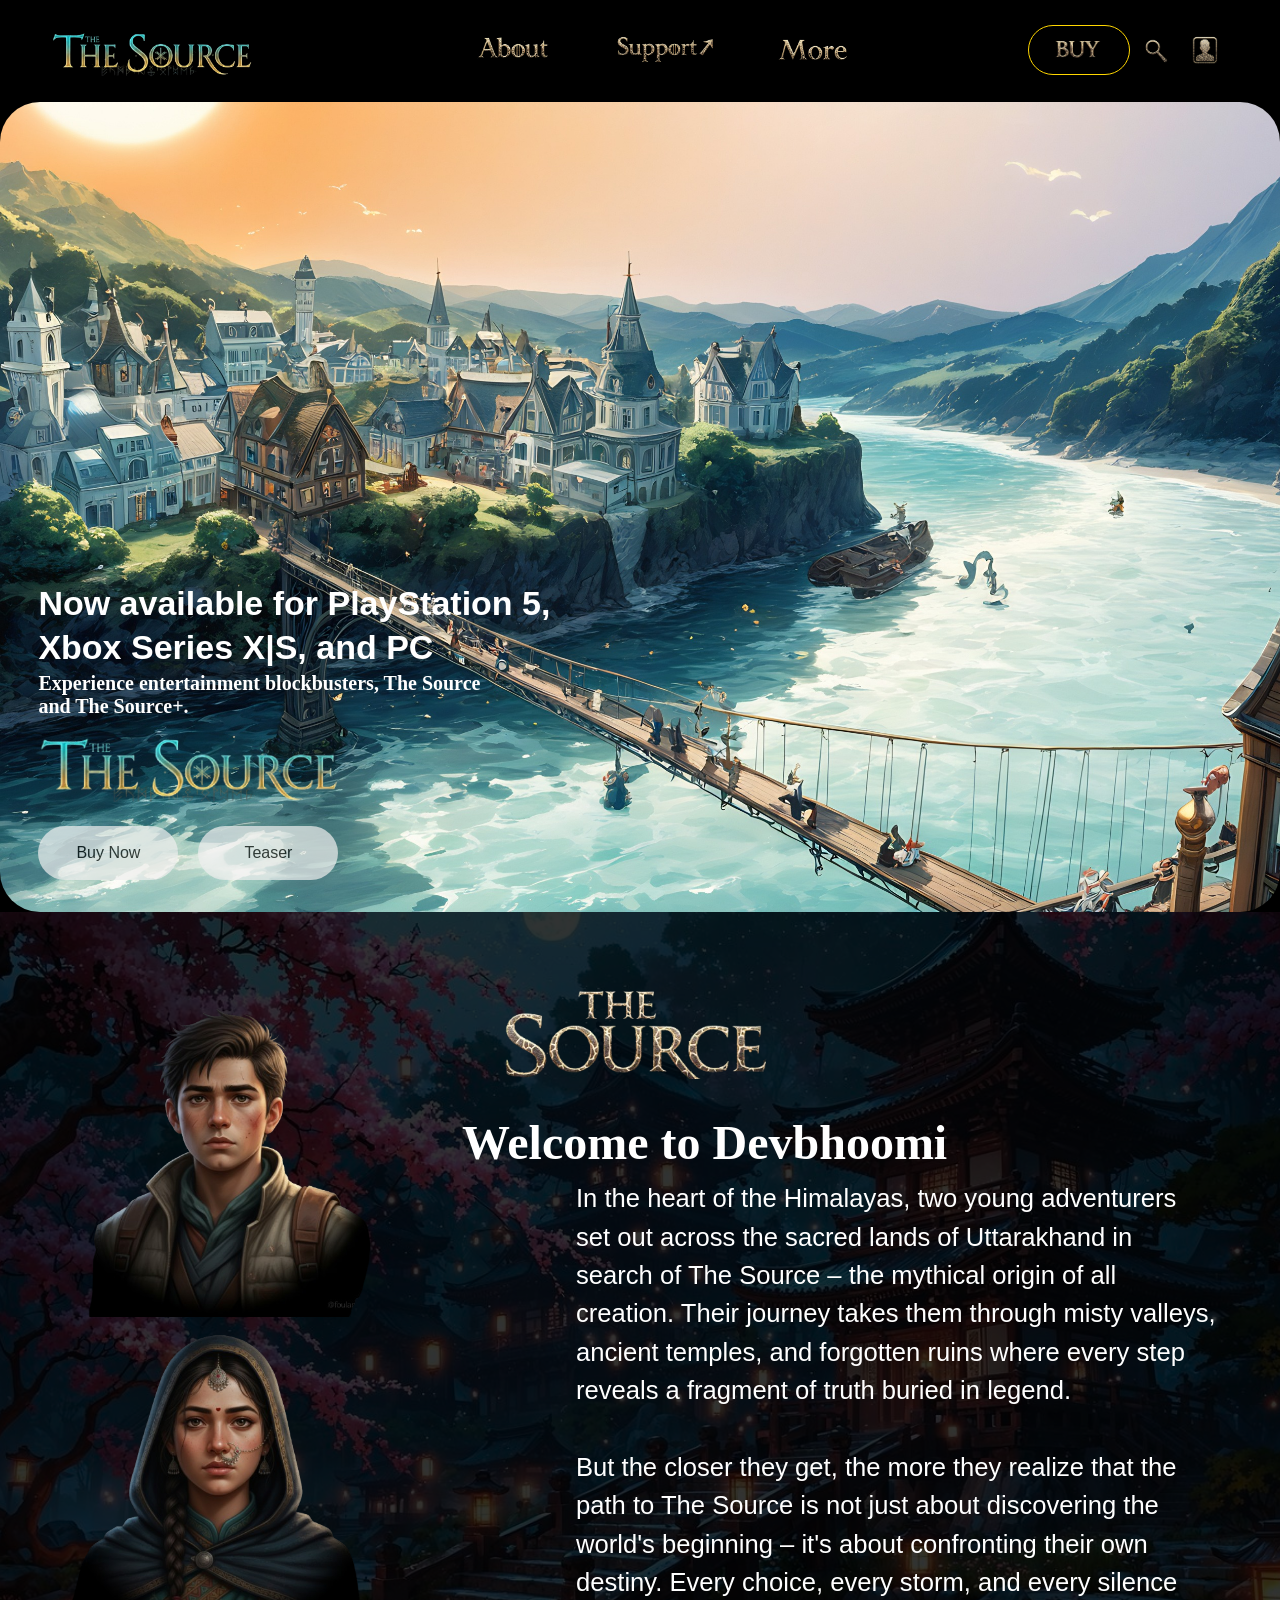
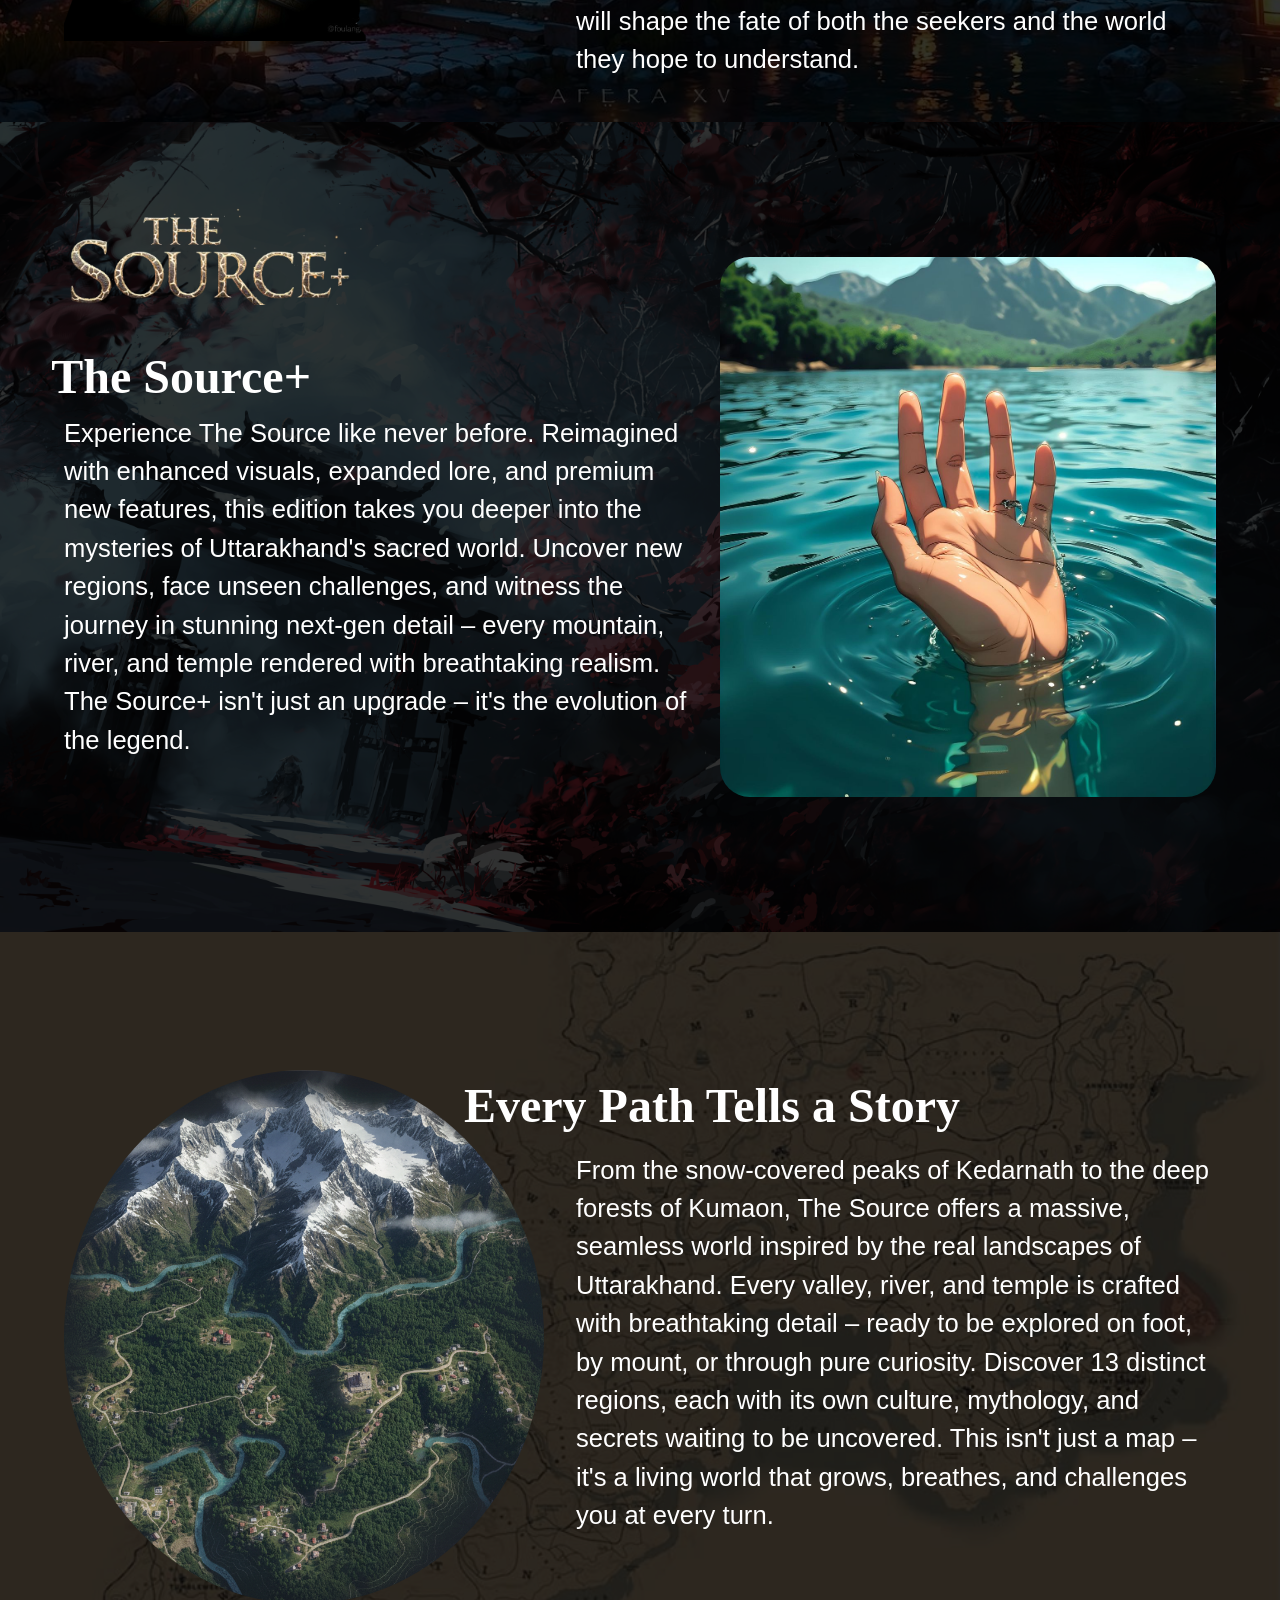
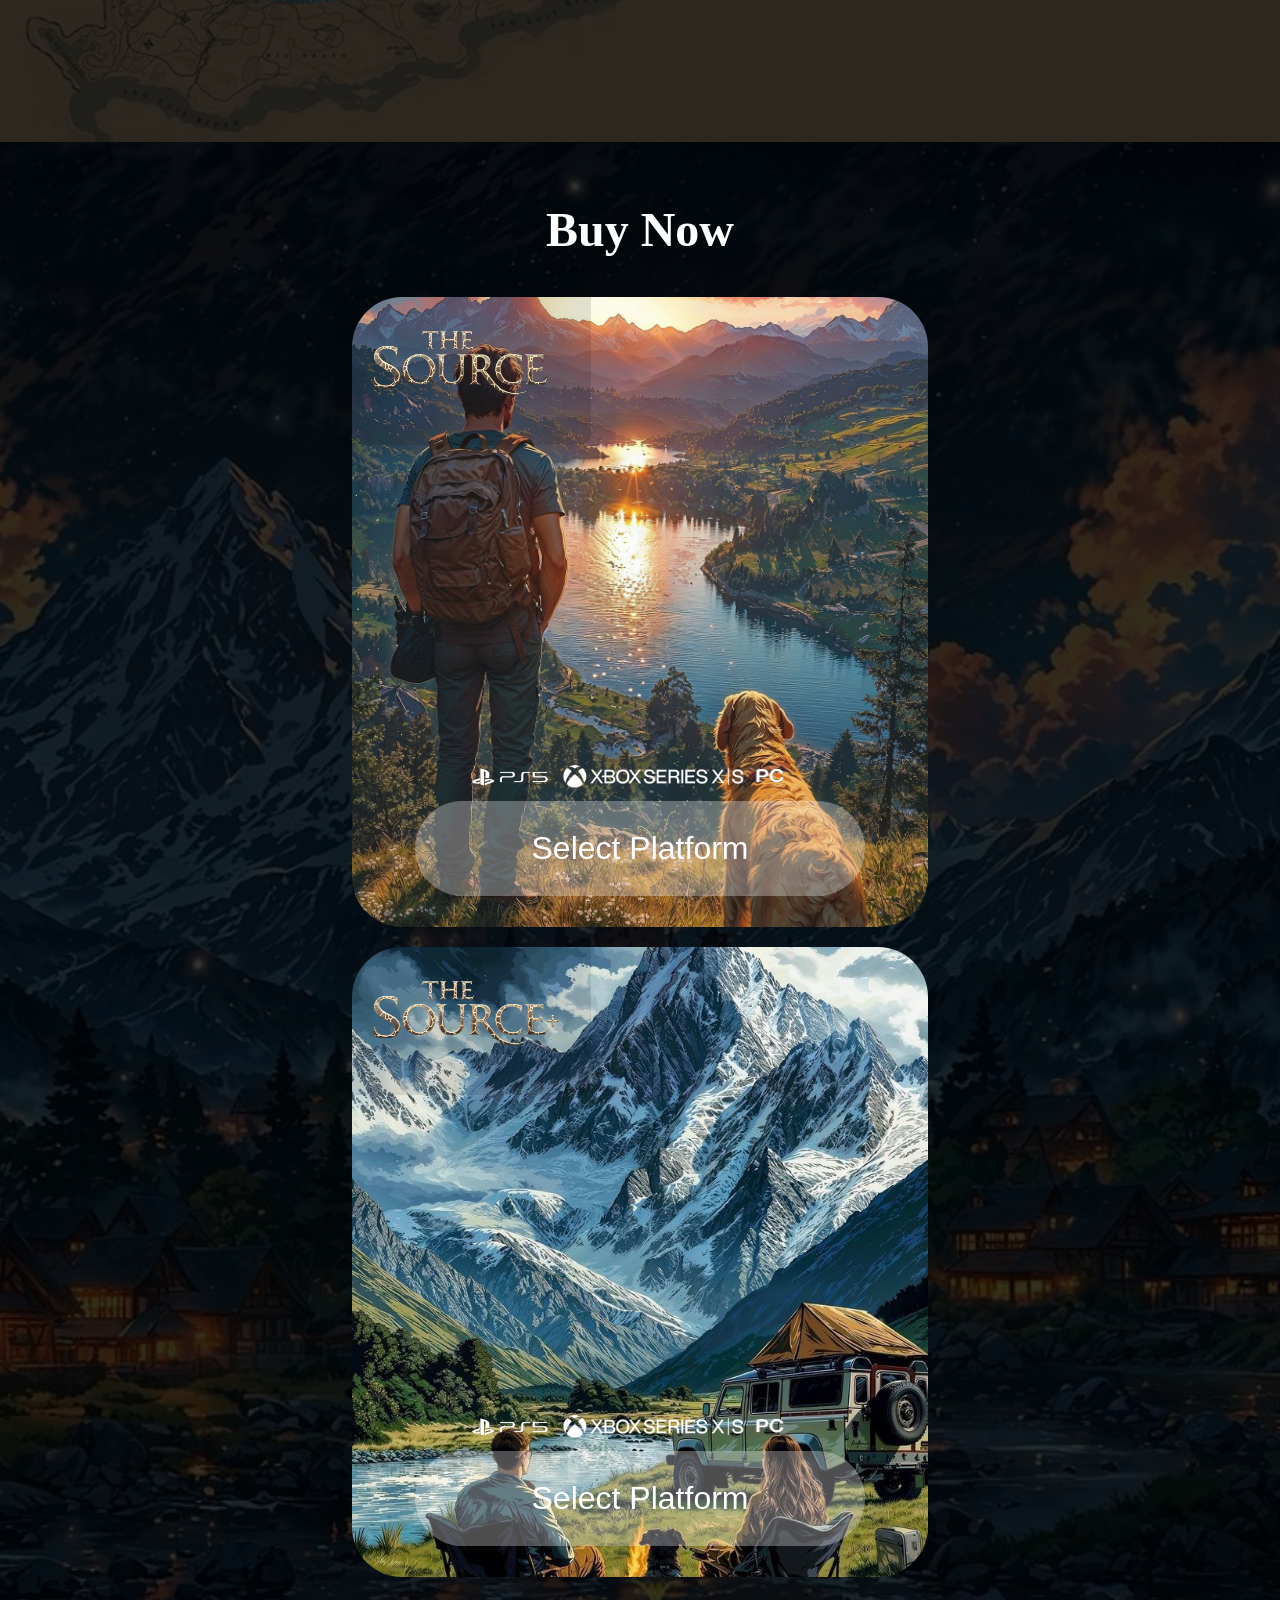
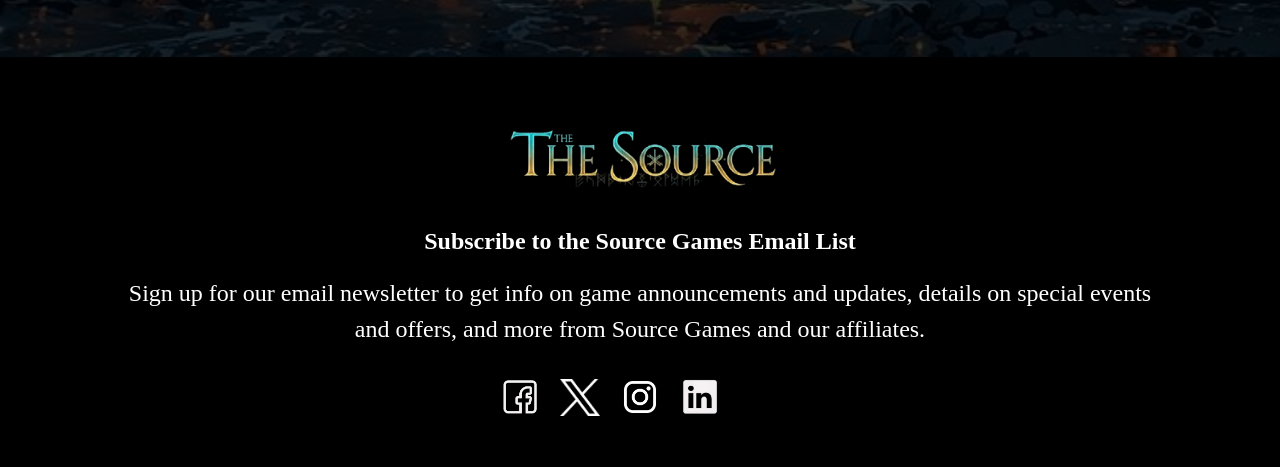
<file: index.HTML>
<!DOCTYPE html>
<html lang="en">
<head>
    <meta charset="UTF-8">
    <meta name="viewport" content="width=device-width, initial-scale=1.0">
    <title>Document</title>
    <link rel="stylesheet" href="./PAGE1.css">
    
    <style>

        #searchContainer {
            display: none; 
            position: absolute;
            top: 110px;
            left: 50%;
            transform: translateX(-50%);
            width: 90%;
            max-width: 500px;
            background-color: rgba(0, 0, 0, 0.95);
            border: 2px solid gold;
            border-radius: 15px;
            padding: 20px;
            z-index: 1000;
            box-shadow: 0 8px 24px rgba(0, 0, 0, 0.5);
        }
        
        #searchInput {
            width: 100%;
            padding: 15px;
            font-size: 18px;
            border: 1px solid rgba(255, 255, 255, 0.3);
            border-radius: 10px;
            background-color: #1a1a1a;
            color: white;
            outline: none;
        }
        
        #searchInput::placeholder {
            color: rgba(255, 255, 255, 0.5);
        }
        
        #searchInput:focus {
            border-color: gold;
        }
        
        #suggestionsBox {
            margin-top: 10px;
            display: none; 
        }
        
        .suggestion-item {
            padding: 12px 15px;
            background-color: #2d2d2d;
            color: white;
            margin-bottom: 5px;
            border-radius: 8px;
            cursor: pointer;
            transition: all 0.3s ease;
        }
        
        .suggestion-item:hover {
            background-color: gold;
            color: black;
            transform: translateX(5px);
        }
        

        #closeSearch {
            position: absolute;
            top: 10px;
            right: 15px;
            background: none;
            border: none;
            color: white;
            font-size: 24px;
            cursor: pointer;
            padding: 5px 10px;
        }
        
        #closeSearch:hover {
            color: gold;
        }
    </style>
</head>
<body>

    <div class="navbar">
        <a href="./PAGE1.HTML"><div class="logo"></div></a>
        <div class="m">
            <a href="./About.html"><button class="About"></button></a>
            <a href="./Support.html"><button class="Support"></button></a>
            <a href="./More.html"><button class="More"></button></a>
        </div>
        <div class="d">
        <a class="buy" href="#buy-section"><button class="Buy"></button></a>
        
        <a href="#"><button class="Search" id="searchBtn"></button></a>
        <a href="./Profile.html"><button class="Profile"></button></a>
        </div>
    </div>

    <div id="searchContainer">
        <button id="closeSearch">×</button>
        <input type="text" id="searchInput" placeholder="Search for games, platforms, info...">
        <div id="suggestionsBox"></div>
    </div>

    <div class="Landing-Page">
        <h2 class="Now">Now available for PlayStation 5, <br>Xbox Series X|S, and PC</h2>
        <h5 class="Experience">Experience entertainment blockbusters, The Source and The Source+.</h5>
        <div class="logo2"></div>
        <button class="Buynow">Buy Now</button>
        <button class="Teaser">Teaser</button>
    </div>   
    
    <div class="Hero-Section">
        <div class="Hero"></div>
        <div class="Hero2"></div>
        <div class="logo3"></div>
        <h2>Welcome to Devbhoomi</h2>
        <p>In the heart of the Himalayas, two young adventurers set out across the sacred lands of Uttarakhand in search of The Source – the mythical origin of all creation. Their journey takes them through misty valleys, ancient temples, and forgotten ruins where every step reveals a fragment of truth buried in legend.<br><br>But the closer they get, the more they realize that the path to The Source is not just about discovering the world's beginning – it's about confronting their own destiny. Every choice, every storm, and every silence will shape the fate of both the seekers and the world they hope to understand.</p>
    </div>

    <div class="Graphics">
        <div class="Imageon3"></div>
        <div class="blur"></div>
        <div class="logo4"></div>
        <h2>The Source+</h2>
        <p>Experience The Source like never before. Reimagined with enhanced visuals, expanded lore, and premium new features, this edition takes you deeper into the mysteries of Uttarakhand's sacred world.
        Uncover new regions, face unseen challenges, and witness the journey in stunning next-gen detail – every mountain, river, and temple rendered with breathtaking realism. The Source+ isn't just an upgrade – it's the evolution of the legend.
        </p>
    </div>

    <div class="Map">
        <div class="Imageon4"></div>
        <h2>Every Path Tells a Story</h2>
        <p>From the snow-covered peaks of Kedarnath to the deep forests of Kumaon, The Source offers a massive, seamless world inspired by the real landscapes of Uttarakhand. Every valley, river, and temple is crafted with breathtaking detail – ready to be explored on foot, by mount, or through pure curiosity.
        Discover 13 distinct regions, each with its own culture, mythology, and secrets waiting to be uncovered. This isn't just a map – it's a living world that grows, breathes, and challenges you at every turn.
        </p>
    </div>

     <div class="Buy-section" id="buy-section">
        <h2>Buy Now</h2>
        <div class="game1">
            <div class="logo5"></div>
            <div class="ps5"></div>
            <div class="xbox"></div>
            <div class="pc"></div>
            <button class="Platform">Select Platform</button>
        </div>
        <div class="game2">
            <div class="logo6"></div>
            <div class="ps5"></div>
            <div class="xbox"></div>
            <div class="pc"></div>
            <button class="Platform">Select Platform</button>
        </div>
    </div>

    <div class="Footer">
        <div class="logo7"></div>
        <p class="strong"><strong>Subscribe to the Source Games Email List</strong></p>
        <p class="sign">Sign up for our email newsletter to get info on game announcements and updates, details on special events and offers, and more from Source Games and our affiliates.</p>
        <button class="facebook"></button>
        <button class="twitter"></button>
        <button class="instagram"></button>
        <button class="linkedin"></button>
        <button class="youtube"></button>
    </div>

<script src="./Page1.js"></script>

</body>
</html>
</file>
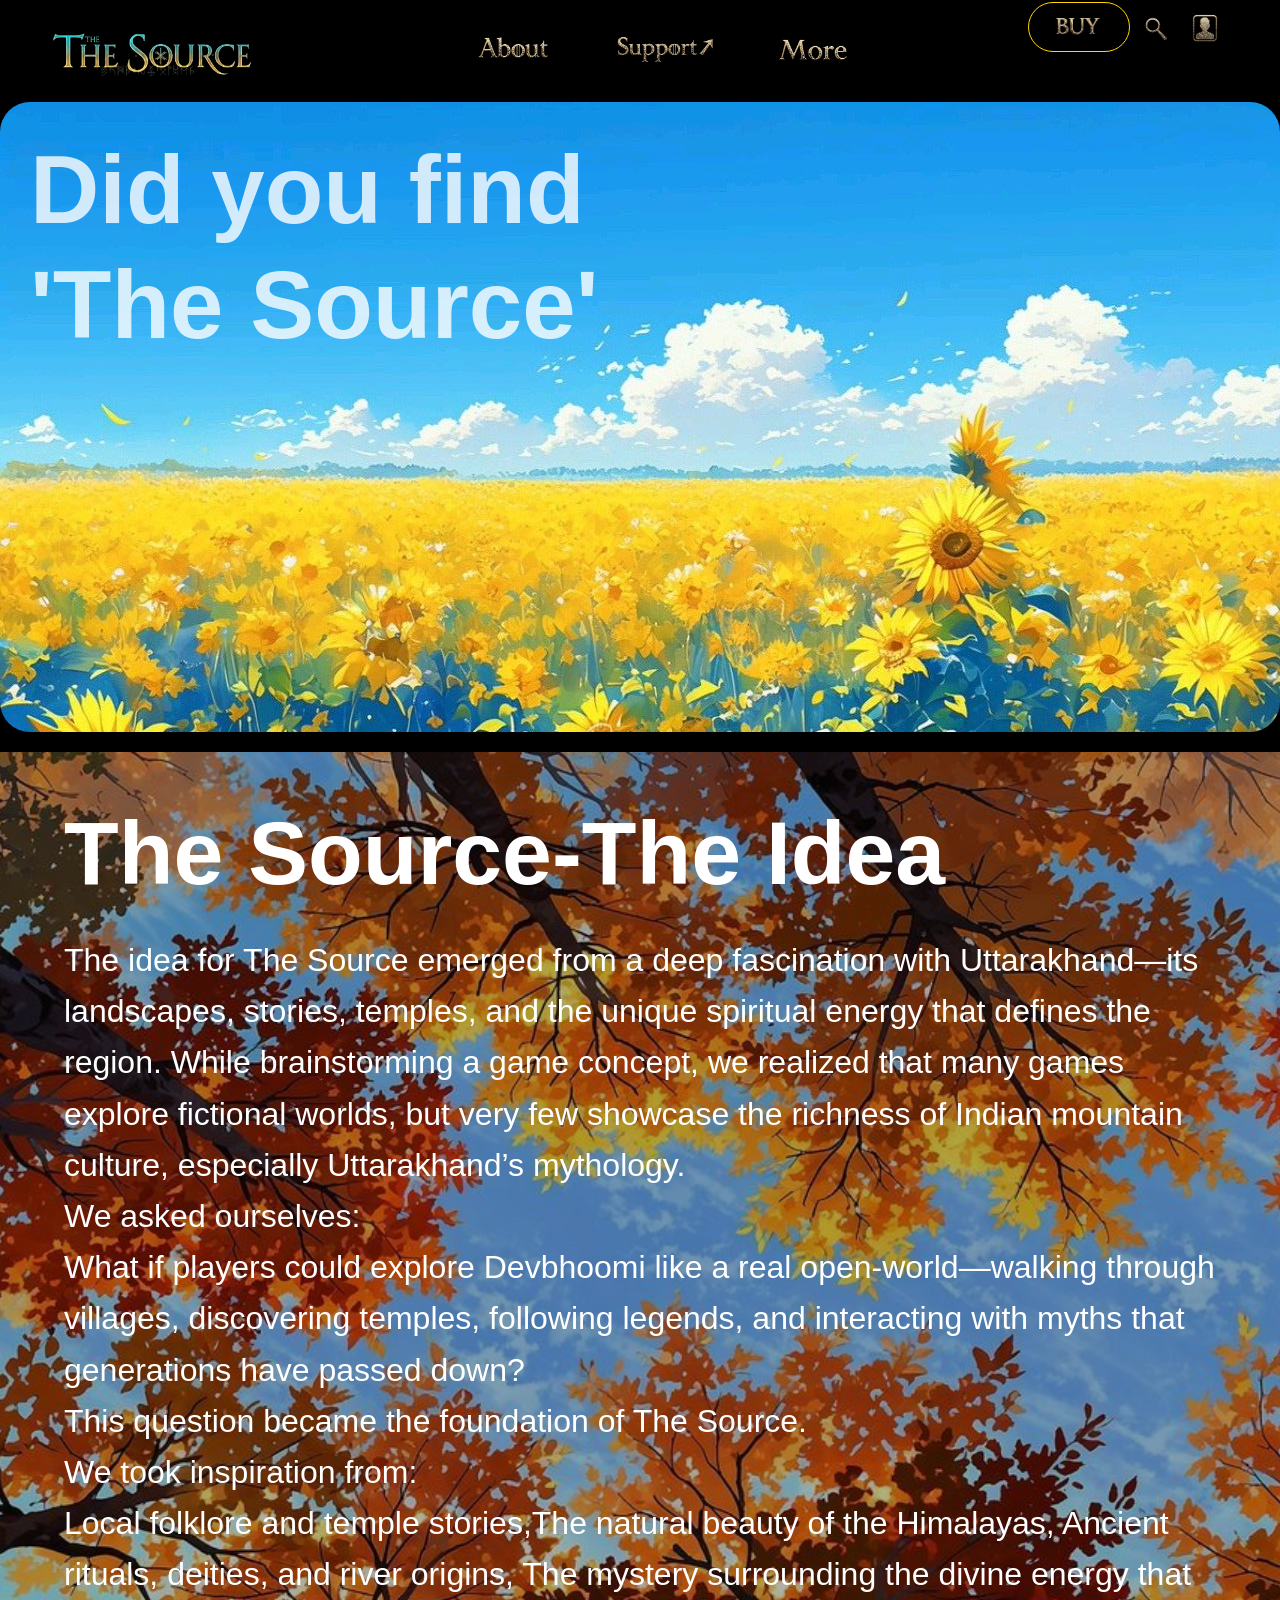
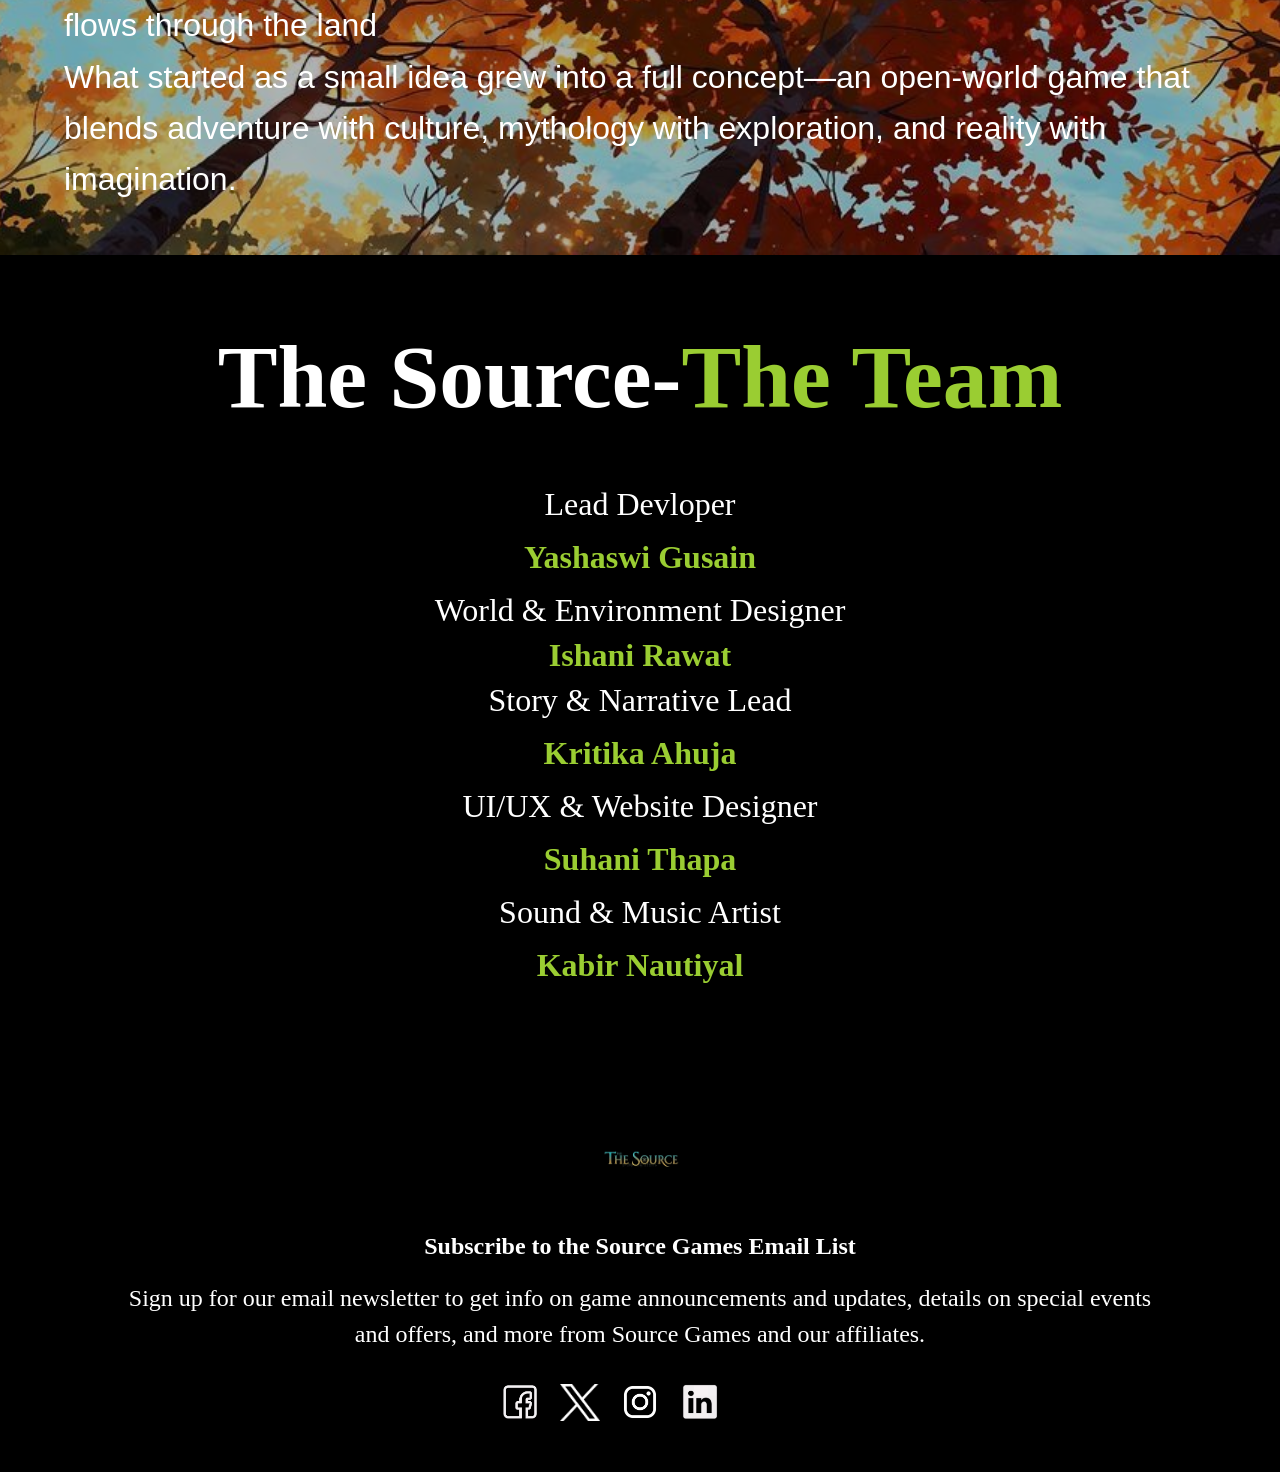
<file: About.html>
<!DOCTYPE html>
<html lang="en">
<head>
    <meta charset="UTF-8">
    <meta name="viewport" content="width=device-width, initial-scale=1.0">
    <title>Document</title>
    <link rel="stylesheet" href="./About.css">
    <style>
        /* ========== CSS FOR SEARCH BOX ========== */
        
        /* Container for search box and suggestions */
        #searchContainer {
            display: none;  /* Hidden by default */
            position: absolute;
            top: 110px;  /* Below navbar */
            left: 50%;
            transform: translateX(-50%);
            width: 90%;
            max-width: 500px;
            background-color: rgba(0, 0, 0, 0.95);
            border: 2px solid gold;
            border-radius: 15px;
            padding: 20px;
            z-index: 1000;
            box-shadow: 0 8px 24px rgba(0, 0, 0, 0.5);
        }
        
        /* Search input field */
        #searchInput {
            width: 100%;
            padding: 15px;
            font-size: 18px;
            border: 1px solid rgba(255, 255, 255, 0.3);
            border-radius: 10px;
            background-color: #1a1a1a;
            color: white;
            outline: none;
        }
        
        #searchInput::placeholder {
            color: rgba(255, 255, 255, 0.5);
        }
        
        #searchInput:focus {
            border-color: gold;
        }
        
        /* Container for suggestions */
        #suggestionsBox {
            margin-top: 10px;
            display: none;  /* Hidden until user types */
        }
        
        /* Individual suggestion items */
        .suggestion-item {
            padding: 12px 15px;
            background-color: #2d2d2d;
            color: white;
            margin-bottom: 5px;
            border-radius: 8px;
            cursor: pointer;
            transition: all 0.3s ease;
        }
        
        .suggestion-item:hover {
            background-color: gold;
            color: black;
            transform: translateX(5px);
        }
        
        /* Close button */
        #closeSearch {
            position: absolute;
            top: 10px;
            right: 15px;
            background: none;
            border: none;
            color: white;
            font-size: 24px;
            cursor: pointer;
            padding: 5px 10px;
        }
        
        #closeSearch:hover {
            color: gold;
        }
    </style>
</head>
<body>
    
<div class="navbar">
        <a href="./PAGE1.HTML"><div class="logo">
        <!-- <a href="./PAGE1.HTML"> -->
            <!-- <img class="logo" src="cap images/Gemini_Generated_Image_j2ln6qj2ln6qj2ln-removebg-preview.png" alt=""> -->
        <!-- </a> -->
        </div></a>
        <div class="m">
            <a href="./About.html"><button class="About"></button></a>
            <a href="./Support.html"><button class="Support"></button></a>
            <a href="./More.html"><button class="More"></button></a>
        </div>
        <div class="d">
        <a href="#"><button class="Buy"></button></a>
        <a href="#"><button class="Search"></button></a>
       <a href="./Profile.html"><button class="Profile"></button></a>
        </div>
    </div>

    <div class="sec1">
        <h2>Did you find <br> 'The Source'</h2>
    </div>

    <div class="sec2">
        <h2>The Source-The Idea</h2>
        <p>The idea for The Source emerged from a deep fascination with Uttarakhand—its landscapes, stories, temples, and the unique spiritual energy that defines the region.
While brainstorming a game concept, we realized that many games explore fictional worlds, but very few showcase the richness of Indian mountain culture, especially Uttarakhand’s mythology.
<br>
We asked ourselves:
<br>
What if players could explore Devbhoomi like a real open-world—walking through villages, discovering temples, following legends, and interacting with myths that generations have passed down?
<br>
This question became the foundation of The Source.
<br>
We took inspiration from:
<br>
Local folklore and temple stories,The natural beauty of the Himalayas, Ancient rituals, deities, and river origins, The mystery surrounding the divine energy that flows through the land
<br>
What started as a small idea grew into a full concept—an open-world game that blends adventure with culture, mythology with exploration, and reality with imagination.
</p>
    </div>

    <div class="sec3">
        <h1>The Source-<span style="color: yellowgreen;">The Team</span></h1>
        <h4 class="a">Lead Devloper</h4>
        <h4 class="b"><strong>Yashaswi Gusain</strong></h4>
        <h4 class="c">World & Environment Designer</h4>
        <h4 class="d"><strong>Ishani Rawat</strong></h4>
        <h4 class="e">Story & Narrative Lead</h4>
        <h4 class="f"><strong>Kritika Ahuja</strong></h4>
        <h4 class="g">UI/UX & Website Designer</h4>
        <h4 class="h"><strong>Suhani Thapa</strong></h4>
        <h4 class="i">Sound & Music Artist</h4>
        <h4 class="j"><strong>Kabir Nautiyal</strong></h4>
    </div>

    <div class="Footer">
        <div class="logo7"></div>
        <p class="strong"><strong>Subscribe to the Source Games Email List</strong></p>
        <p class="sign">Sign up for our email newsletter to get info on game announcements and updates, details on special events and offers, and more from Source Games and our affiliates.</p>
        <a href="#"><button class="facebook"></button></a>
        <a href="#"></a><button class="twitter"></button></a>
        <a href="#"></a><button class="instagram"></button></a>
        <a href="#"></a><button class="linkedin"></button></a>
        <a href="#"></a><button class="youtube"></button></a>
    </div>

    <script src="./Page1.js"></script>
</body>
</html>
</file>
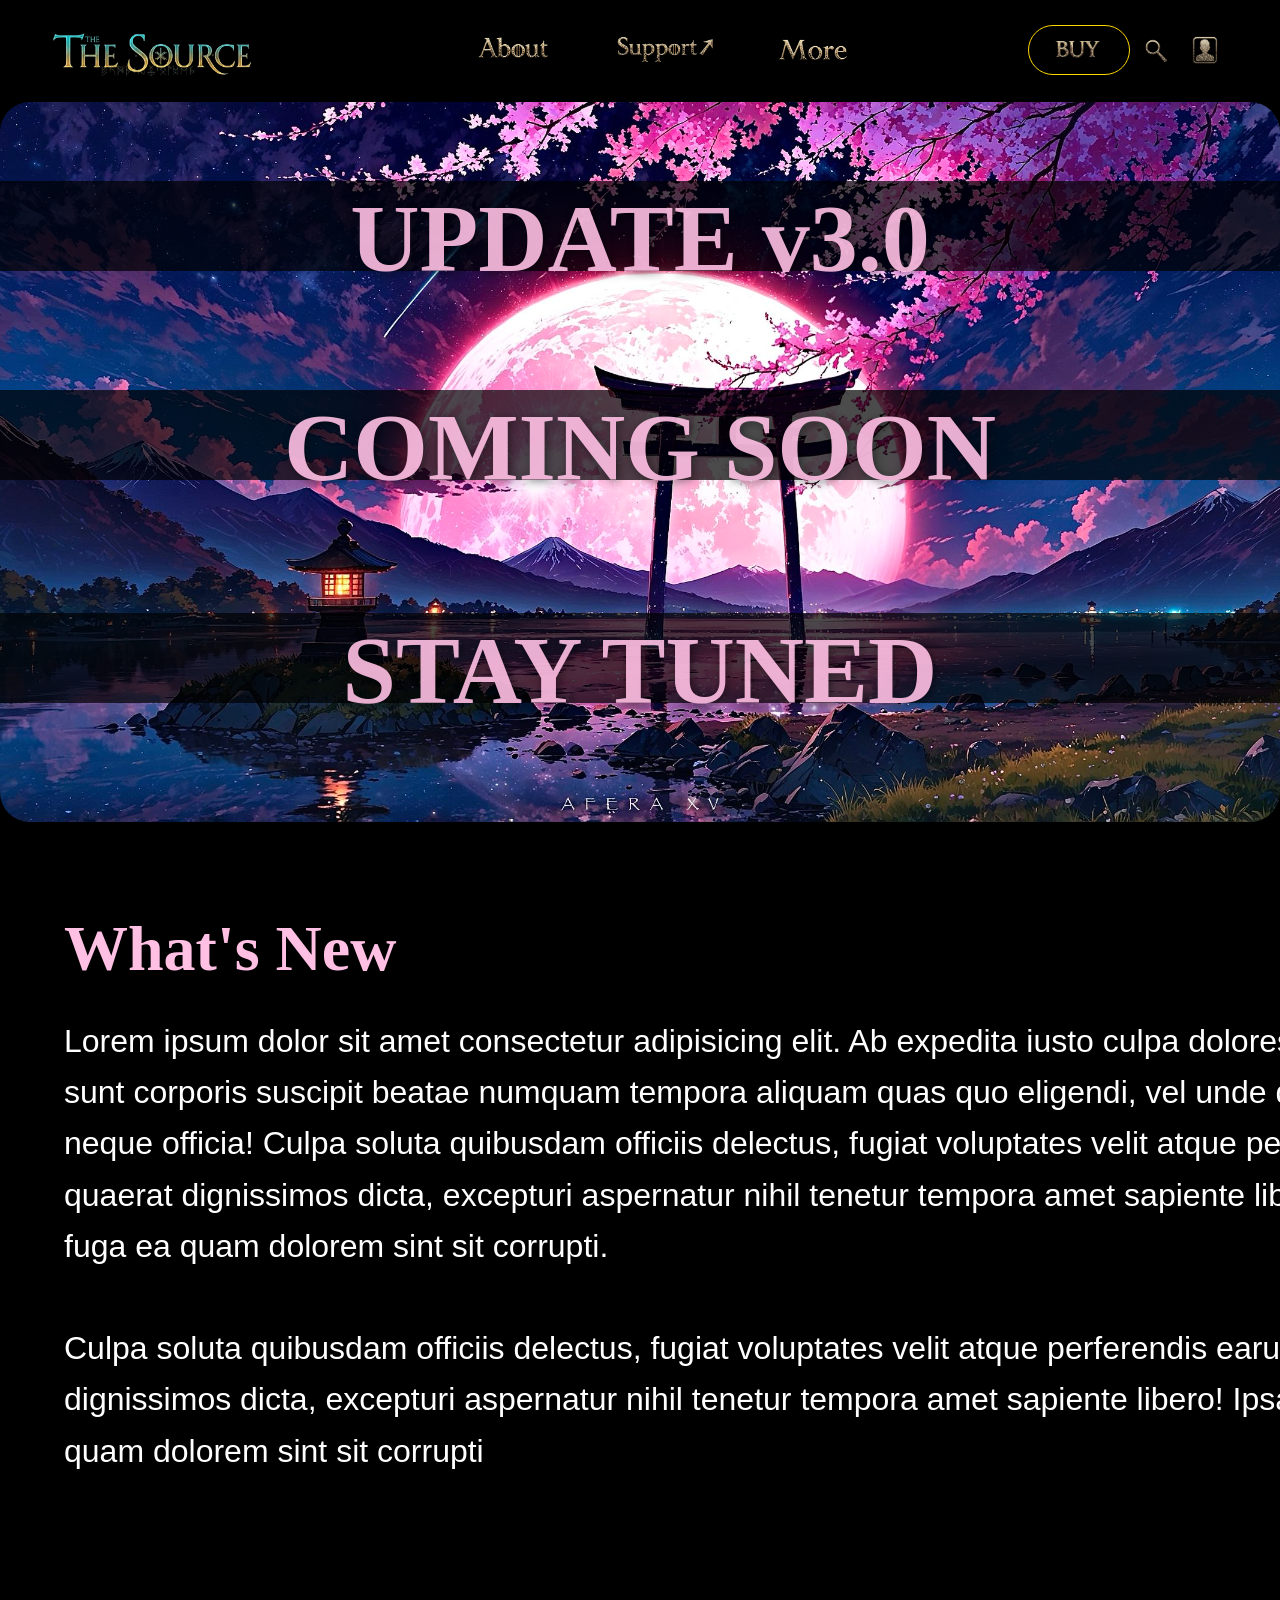
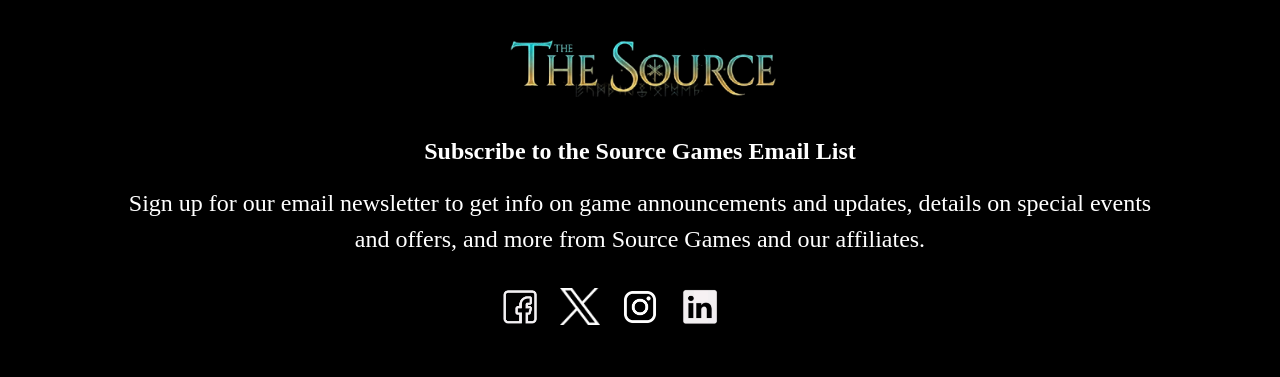
<file: More.html>
<!DOCTYPE html>
<html lang="en">
<head>
    <meta charset="UTF-8">
    <meta name="viewport" content="width=device-width, initial-scale=1.0">
    <title>Document</title>
    <link rel="stylesheet" href="More.css">
    <style>
        /* ========== CSS FOR SEARCH BOX ========== */
        
        /* Container for search box and suggestions */
        #searchContainer {
            display: none;  /* Hidden by default */
            position: absolute;
            top: 110px;  /* Below navbar */
            left: 50%;
            transform: translateX(-50%);
            width: 90%;
            max-width: 500px;
            background-color: rgba(0, 0, 0, 0.95);
            border: 2px solid gold;
            border-radius: 15px;
            padding: 20px;
            z-index: 1000;
            box-shadow: 0 8px 24px rgba(0, 0, 0, 0.5);
        }
        
        /* Search input field */
        #searchInput {
            width: 100%;
            padding: 15px;
            font-size: 18px;
            border: 1px solid rgba(255, 255, 255, 0.3);
            border-radius: 10px;
            background-color: #1a1a1a;
            color: white;
            outline: none;
        }
        
        #searchInput::placeholder {
            color: rgba(255, 255, 255, 0.5);
        }
        
        #searchInput:focus {
            border-color: gold;
        }
        
        /* Container for suggestions */
        #suggestionsBox {
            margin-top: 10px;
            display: none;  /* Hidden until user types */
        }
        
        /* Individual suggestion items */
        .suggestion-item {
            padding: 12px 15px;
            background-color: #2d2d2d;
            color: white;
            margin-bottom: 5px;
            border-radius: 8px;
            cursor: pointer;
            transition: all 0.3s ease;
        }
        
        .suggestion-item:hover {
            background-color: gold;
            color: black;
            transform: translateX(5px);
        }
        
        /* Close button */
        #closeSearch {
            position: absolute;
            top: 10px;
            right: 15px;
            background: none;
            border: none;
            color: white;
            font-size: 24px;
            cursor: pointer;
            padding: 5px 10px;
        }
        
        #closeSearch:hover {
            color: gold;
        }
    </style>
</head>
<body>
    
<div class="navbar">
        <a href="./PAGE1.HTML"><div class="logo">
        <!-- <a href="./PAGE1.HTML"> -->
            <!-- <img class="logo" src="cap images/Gemini_Generated_Image_j2ln6qj2ln6qj2ln-removebg-preview.png" alt=""> -->
        <!-- </a> -->
        </div></a>
        <div class="m">
            <a href="./About.html"><button class="About"></button></a>
            <a href="./Support.html"><button class="Support"></button></a>
            <a href="./More.html"><button class="More"></button></a>
        </div>
        <div class="d">
        <a href="#"><button class="Buy"></button></a>
        <a href="#"><button class="Search"></button></a>
        <a href="./Profile.html"><button class="Profile"></button></a>
        </div>
    </div>
   
    <div class="sec1">
        <div class="one"></div>
        <div class="two"></div>
        <div class="three"></div>
        <h1 class="a">UPDATE  v3.0</h1>
        <h1 class="b">COMING SOON</h1>
        <h1 class="c">STAY TUNED</h1>
    </div>

    <div class="sec2">
        <h2>What's New</h2>
        <p>Lorem ipsum dolor sit amet consectetur adipisicing elit. Ab expedita iusto culpa dolores, maxime sint sunt corporis suscipit beatae numquam tempora aliquam quas quo eligendi, vel unde dignissimos neque officia!
        Culpa soluta quibusdam officiis delectus, fugiat voluptates velit atque perferendis earum quaerat dignissimos dicta, excepturi aspernatur nihil tenetur tempora amet sapiente libero! Ipsam fuga ea quam dolorem sint sit corrupti.<br><br>
        Culpa soluta quibusdam officiis delectus, fugiat voluptates velit atque perferendis earum quaerat dignissimos dicta, excepturi aspernatur nihil tenetur tempora amet sapiente libero! Ipsam fuga ea quam dolorem sint sit corrupti
    
    </p>
    </div>

     <div class="Footer">
        <div class="logo7"></div>
        <p class="strong"><strong>Subscribe to the Source Games Email List</strong></p>
        <p class="sign">Sign up for our email newsletter to get info on game announcements and updates, details on special events and offers, and more from Source Games and our affiliates.</p>
        <button class="facebook"></button>
        <button class="twitter"></button>
        <button class="instagram"></button>
        <button class="linkedin"></button>
        <button class="youtube"></button>
    </div>

    <script src="./Page1.js"></script>
</body>
</html>
</file>
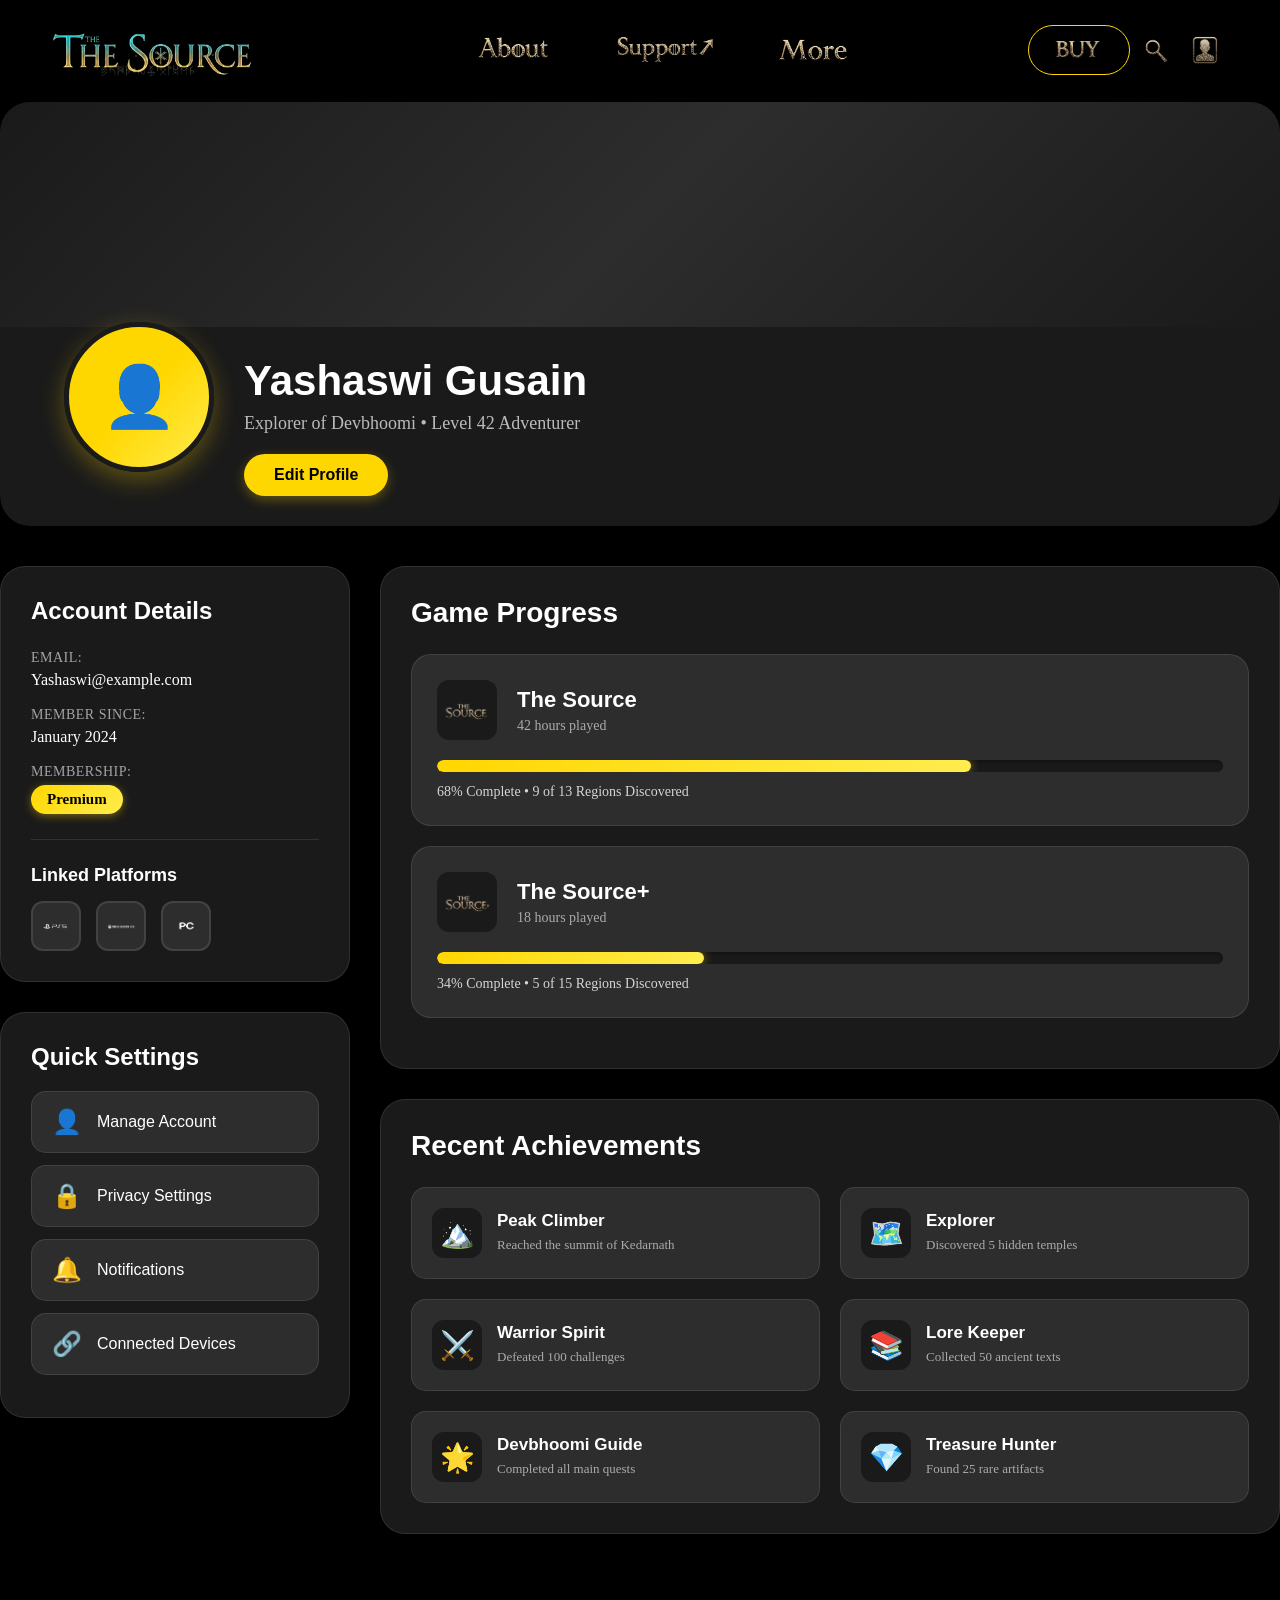
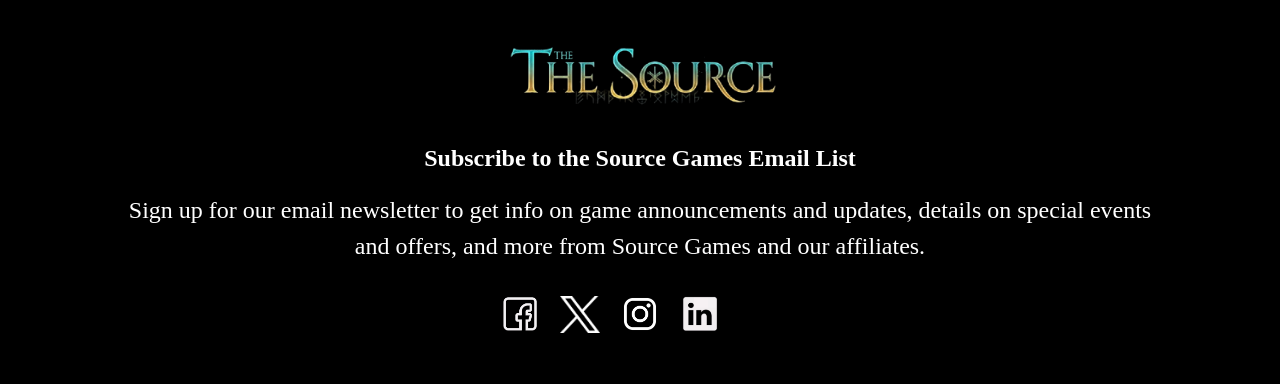
<file: Profile.html>
<!DOCTYPE html>
<html lang="en">
<head>
    <meta charset="UTF-8">
    <meta name="viewport" content="width=device-width, initial-scale=1.0">
    <title>Profile - The Source</title>
    <link rel="stylesheet" href="./Profile.css">
    
    <style>
        .username-edit-mode {
            background-color: #2d2d2d;
            border: 2px solid gold;
            padding: 8px 15px;
            border-radius: 10px;
            color: white;
            font-size: clamp(28px, 4vw, 42px);
            font-family: Arial, Helvetica, sans-serif;
            width: 100%;
            max-width: 400px;
        }
        
        /* ========== CSS FOR HIDDEN ACHIEVEMENT DETAILS ========== */
        .achievement-full-details {
            display: none;
            margin-top: 10px;
            padding-top: 10px;
            border-top: 1px solid rgba(255, 255, 255, 0.2);
            color: rgba(255, 255, 255, 0.5);
            font-size: 12px;
        }
        
        .achievement-card.expanded .achievement-full-details {
            display: block;
        }

        #searchContainer {
            display: none;
            position: absolute;
            top: 110px; 
            left: 50%;
            transform: translateX(-50%);
            width: 90%;
            max-width: 500px;
            background-color: rgba(0, 0, 0, 0.95);
            border: 2px solid gold;
            border-radius: 15px;
            padding: 20px;
            z-index: 1000;
            box-shadow: 0 8px 24px rgba(0, 0, 0, 0.5);
        }
        
    
        #searchInput {
            width: 100%;
            padding: 15px;
            font-size: 18px;
            border: 1px solid rgba(255, 255, 255, 0.3);
            border-radius: 10px;
            background-color: #1a1a1a;
            color: white;
            outline: none;
        }
        
        #searchInput::placeholder {
            color: rgba(255, 255, 255, 0.5);
        }
        
        #searchInput:focus {
            border-color: gold;
        }
    
        #suggestionsBox {
            margin-top: 10px;
            display: none;
        }

        .suggestion-item {
            padding: 12px 15px;
            background-color: #2d2d2d;
            color: white;
            margin-bottom: 5px;
            border-radius: 8px;
            cursor: pointer;
            transition: all 0.3s ease;
        }
        
        .suggestion-item:hover {
            background-color: gold;
            color: black;
            transform: translateX(5px);
        }
        
        #closeSearch {
            position: absolute;
            top: 10px;
            right: 15px;
            background: none;
            border: none;
            color: white;
            font-size: 24px;
            cursor: pointer;
            padding: 5px 10px;
        }
        
        #closeSearch:hover {
            color: gold;
        }
    </style>

</head>
<body>

    <div class="navbar">
        <a href="./PAGE1.HTML"><div class="logo"></div></a>
        <div class="m">
            <a href="./About.html"><button class="About"></button></a>
            <a href="./Support.html"><button class="Support"></button></a>
            <a href="./More.html"><button class="More"></button></a>
        </div>
        <div class="d">
        <a class="buy" href="#buy-section"><button class="Buy"></button></a>
        <a href="#"><button class="Search"></button></a>
        <a href="./Profile.html"><button class="Profile"></button></a>
        </div>
    </div>

    <div class="profile-header">
        <div class="profile-banner"></div>
        <div class="profile-info">
            <div class="avatar-container">
                <div class="user-avatar"></div>
            </div>
            <div class="user-details">
                <h1 class="username" id="username">Yashaswi Gusain</h1>
                <p class="tagline">Explorer of Devbhoomi • Level 42 Adventurer</p>
                <button class="edit-profile-btn" id="editBtn">Edit Profile</button>
            </div>
        </div>
    </div>

    <div class="profile-content">
        
        <div class="profile-left">
            
            <div class="account-details-box">
                <h2>Account Details</h2>
                <div class="detail-item">
                    <span class="detail-label">Email:</span>
                    <span class="detail-value">Yashaswi@example.com</span>
                </div>
                <div class="detail-item">
                    <span class="detail-label">Member Since:</span>
                    <span class="detail-value">January 2024</span>
                </div>
                <div class="detail-item">
                    <span class="detail-label">Membership:</span>
                    <span class="detail-value membership-badge">Premium</span>
                </div>
                
                
                <div class="linked-platforms">
                    <h3>Linked Platforms</h3>
                    <div class="platform-icons">
                        <div class="platform-icon ps5-icon" title="PlayStation 5"></div>
                        <div class="platform-icon xbox-icon" title="Xbox Series X|S"></div>
                        <div class="platform-icon pc-icon" title="PC"></div>
                    </div>
                </div>
            </div>

            
            <div class="settings-shortcuts">
                <h2>Quick Settings</h2>
                <button class="setting-btn">
                    <span class="setting-icon">👤</span>
                    <span>Manage Account</span>
                </button>
                <button class="setting-btn">
                    <span class="setting-icon">🔒</span>
                    <span>Privacy Settings</span>
                </button>
                <button class="setting-btn">
                    <span class="setting-icon">🔔</span>
                    <span>Notifications</span>
                </button>
                <button class="setting-btn">
                    <span class="setting-icon">🔗</span>
                    <span>Connected Devices</span>
                </button>
            </div>
        </div>

        
        <div class="profile-right">
            
            
            <div class="game-progress-section">
                <h2>Game Progress</h2>
                
                
                <div class="game-card">
                    <div class="game-card-header">
                        <div class="game-logo source-logo"></div>
                        <div class="game-info">
                            <h3>The Source</h3>
                            <p class="playtime">42 hours played</p>
                        </div>
                    </div>
                    <div class="progress-bar-container">
                        <div class="progress-bar" style="width: 68%"></div>
                    </div>
                    <p class="progress-text">68% Complete • 9 of 13 Regions Discovered</p>
                </div>

                
                <div class="game-card">
                    <div class="game-card-header">
                        <div class="game-logo source-plus-logo"></div>
                        <div class="game-info">
                            <h3>The Source+</h3>
                            <p class="playtime">18 hours played</p>
                        </div>
                    </div>
                    <div class="progress-bar-container">
                        <div class="progress-bar" style="width: 34%"></div>
                    </div>
                    <p class="progress-text">34% Complete • 5 of 15 Regions Discovered</p>
                </div>
            </div>

            
            <div class="achievements-section">
                <h2>Recent Achievements</h2>
                <div class="achievements-grid">
                    
                    
                    <div class="achievement-card clickable-achievement">
                        <div class="achievement-icon">🏔️</div>
                        <div class="achievement-details">
                            <h4>Peak Climber</h4>
                            <p>Reached the summit of Kedarnath</p>
                            
                            <div class="achievement-full-details">
                                Unlocked: March 15, 2024 • Rare Achievement
                            </div>
                        </div>
                    </div>

                    <div class="achievement-card clickable-achievement">
                        <div class="achievement-icon">🗺️</div>
                        <div class="achievement-details">
                            <h4>Explorer</h4>
                            <p>Discovered 5 hidden temples</p>
                            <div class="achievement-full-details">
                                Unlocked: February 28, 2024 • Common Achievement
                            </div>
                        </div>
                    </div>

                    <div class="achievement-card clickable-achievement">
                        <div class="achievement-icon">⚔️</div>
                        <div class="achievement-details">
                            <h4>Warrior Spirit</h4>
                            <p>Defeated 100 challenges</p>
                            <div class="achievement-full-details">
                                Unlocked: April 2, 2024 • Epic Achievement
                            </div>
                        </div>
                    </div>

                    <div class="achievement-card clickable-achievement">
                        <div class="achievement-icon">📚</div>
                        <div class="achievement-details">
                            <h4>Lore Keeper</h4>
                            <p>Collected 50 ancient texts</p>
                            <div class="achievement-full-details">
                                Unlocked: March 20, 2024 • Rare Achievement
                            </div>
                        </div>
                    </div>

                    <div class="achievement-card clickable-achievement">
                        <div class="achievement-icon">🌟</div>
                        <div class="achievement-details">
                            <h4>Devbhoomi Guide</h4>
                            <p>Completed all main quests</p>
                            <div class="achievement-full-details">
                                Unlocked: April 10, 2024 • Legendary Achievement
                            </div>
                        </div>
                    </div>

                    <div class="achievement-card clickable-achievement">
                        <div class="achievement-icon">💎</div>
                        <div class="achievement-details">
                            <h4>Treasure Hunter</h4>
                            <p>Found 25 rare artifacts</p>
                            <div class="achievement-full-details">
                                Unlocked: March 5, 2024 • Epic Achievement
                            </div>
                        </div>
                    </div>

                </div>
            </div>
        </div>

    </div>

    
    <div class="Footer">
        <div class="logo7"></div>
        <p class="strong"><strong>Subscribe to the Source Games Email List</strong></p>
        <p class="sign">Sign up for our email newsletter to get info on game announcements and updates, details on special events and offers, and more from Source Games and our affiliates.</p>
        <button class="facebook"></button>
        <button class="twitter"></button>
        <button class="instagram"></button>
        <button class="linkedin"></button>
        <button class="youtube"></button>
    </div>

    
    <script>
        // ========== FEATURE 1: EDIT USERNAME ON BUTTON CLICK ==========
        
        // Step 1: Get the edit button element
        var editButton = document.getElementById('editBtn');
        
        // Step 2: Get the username heading element
        var usernameElement = document.getElementById('username');
        
        // Step 3: Store the original username
        var originalUsername = usernameElement.innerText;
        
        // Step 4: Track if we are in edit mode
        var isEditing = false;
        
        // Step 5: Add click listener to the edit button
        editButton.addEventListener('click', function() {
            
            // Check if we're currently editing
            if (isEditing) {
                // SAVE MODE: User is done editing, save the changes
                
                // Get the input field that was created
                var inputField = document.querySelector('.username-edit-mode');
                
                // Get the new username from the input field
                var newUsername = inputField.value;
                
                // If user didn't enter anything, use original name
                if (newUsername.trim() === '') {
                    newUsername = originalUsername;
                }
                
                // Replace the input field with the new username text
                usernameElement.innerText = newUsername;
                
                // Change button text back to "Edit Profile"
                editButton.innerText = 'Edit Profile';
                
                // Turn off edit mode
                isEditing = false;
                
            } else {
                // EDIT MODE: Let user edit their username
                
                // Get current username text
                var currentName = usernameElement.innerText;
                
                // Create an input field
                var inputField = document.createElement('input');
                inputField.type = 'text';
                inputField.value = currentName;
                inputField.className = 'username-edit-mode';
                
                // Replace the username text with the input field
                usernameElement.innerText = '';
                usernameElement.appendChild(inputField);
                
                // Focus the input so user can start typing
                inputField.focus();
                
                // Change button text to "Save Changes"
                editButton.innerText = 'Save Changes';
                
                // Turn on edit mode
                isEditing = true;
            }
        });
        
        
        // ========== FEATURE 2: CLICK ACHIEVEMENTS TO SHOW MORE INFO ==========
        
        // Step 1: Get all achievement cards
        var achievementCards = document.querySelectorAll('.clickable-achievement');
        
        // Step 2: Loop through each achievement card
        for (var i = 0; i < achievementCards.length; i++) {
            
            // Step 3: Add click listener to each card
            achievementCards[i].addEventListener('click', function() {
                
                // Step 4: Toggle the 'expanded' class on this card
                // This shows/hides the extra details
                this.classList.toggle('expanded');
                
                // Optional: Change the border color when expanded
                if (this.classList.contains('expanded')) {
                    this.style.borderColor = 'gold';
                }
                 else {
                    this.style.borderColor = 'rgba(255, 255, 255, 0.1)';
                }
            });
        }
        
    </script>

    <script src="./Page1.js"></script>

</body>
</html>
</file>
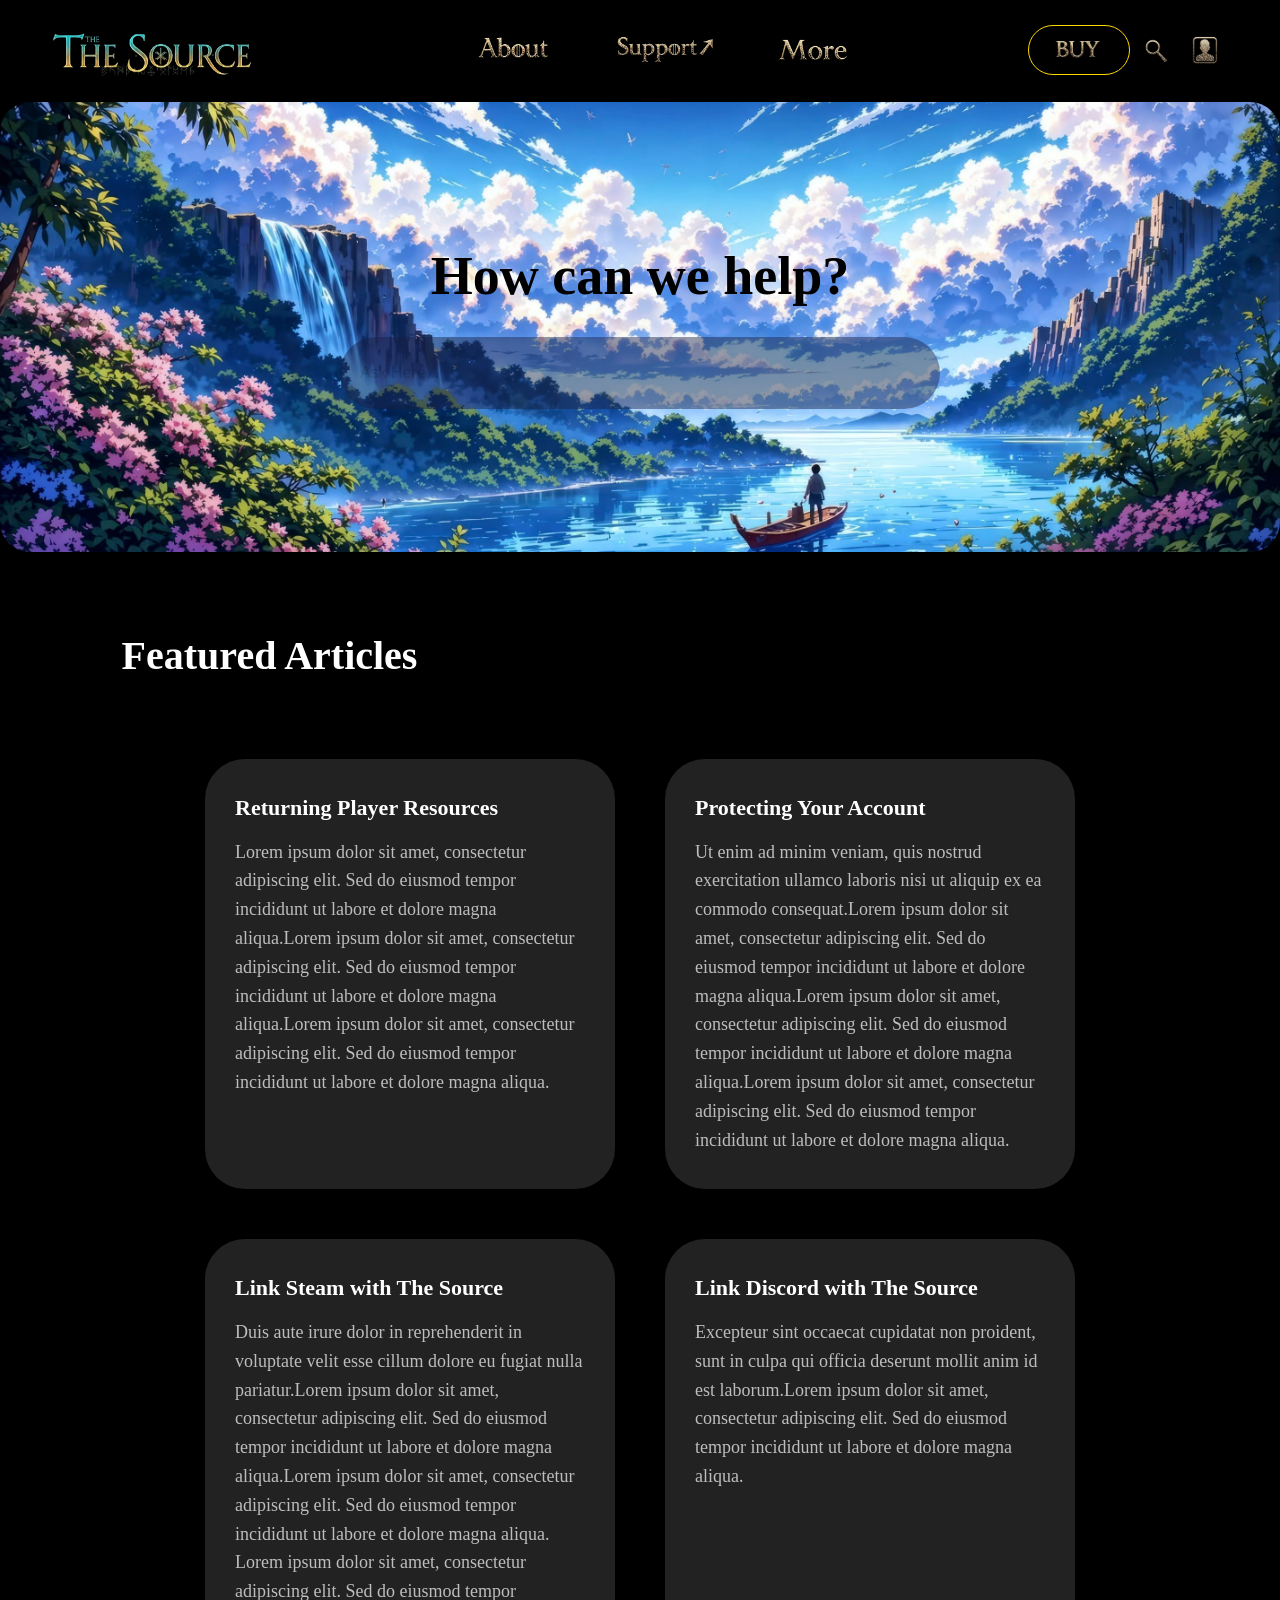
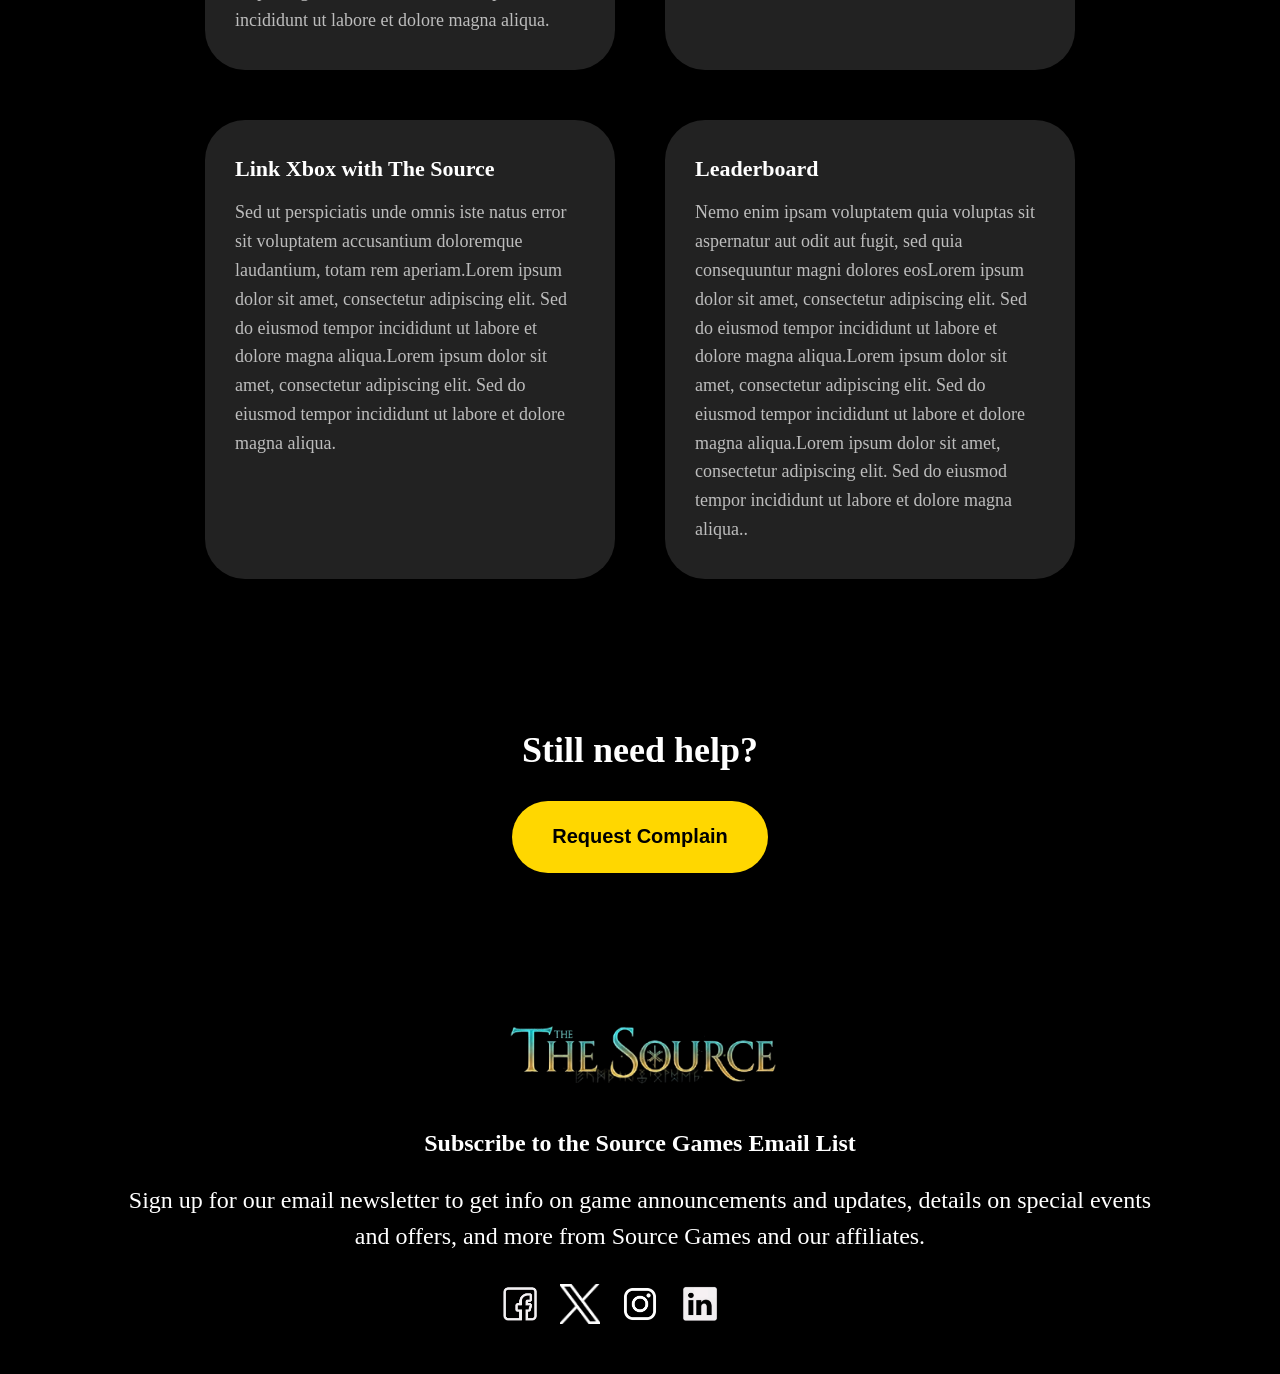
<file: Support.html>
<!DOCTYPE html>
<html lang="en">
<head>
    <meta charset="UTF-8">
    <meta name="viewport" content="width=device-width, initial-scale=1.0">
    <title>Document</title>
    <link rel="stylesheet" href="./Support.css">
    <style>
        /* ========== CSS FOR SEARCH BOX ========== */
        
        /* Container for search box and suggestions */
        #searchContainer {
            display: none;  /* Hidden by default */
            position: absolute;
            top: 110px;  /* Below navbar */
            left: 50%;
            transform: translateX(-50%);
            width: 90%;
            max-width: 500px;
            background-color: rgba(0, 0, 0, 0.95);
            border: 2px solid gold;
            border-radius: 15px;
            padding: 20px;
            z-index: 1000;
            box-shadow: 0 8px 24px rgba(0, 0, 0, 0.5);
        }
        
        /* Search input field */
        #searchInput {
            width: 100%;
            padding: 15px;
            font-size: 18px;
            border: 1px solid rgba(255, 255, 255, 0.3);
            border-radius: 10px;
            background-color: #1a1a1a;
            color: white;
            outline: none;
        }
        
        #searchInput::placeholder {
            color: rgba(255, 255, 255, 0.5);
        }
        
        #searchInput:focus {
            border-color: gold;
        }
        
        /* Container for suggestions */
        #suggestionsBox {
            margin-top: 10px;
            display: none;  /* Hidden until user types */
        }
        
        /* Individual suggestion items */
        .suggestion-item {
            padding: 12px 15px;
            background-color: #2d2d2d;
            color: white;
            margin-bottom: 5px;
            border-radius: 8px;
            cursor: pointer;
            transition: all 0.3s ease;
        }
        
        .suggestion-item:hover {
            background-color: gold;
            color: black;
            transform: translateX(5px);
        }
        
        /* Close button */
        #closeSearch {
            position: absolute;
            top: 10px;
            right: 15px;
            background: none;
            border: none;
            color: white;
            font-size: 24px;
            cursor: pointer;
            padding: 5px 10px;
        }
        
        #closeSearch:hover {
            color: gold;
        }
    </style>
</head>
<body>

     <div class="navbar">
        <a href="./PAGE1.HTML"><div class="logo">
        <!-- <a href="./PAGE1.HTML"> -->
            <!-- <img class="logo" src="cap images/Gemini_Generated_Image_j2ln6qj2ln6qj2ln-removebg-preview.png" alt=""> -->
        <!-- </a> -->
        </div></a>
        <div class="m">
            <a href="./About.html"><button class="About"></button></a>
            <a href="./Support.html"><button class="Support"></button></a>
            <a href="./More.html"><button class="More"></button></a>
        </div>
        <div class="d">
        <a href="#"><button class="Buy"></button></a>
        <a href="#"><button class="Search"></button></a>
        <a href="./Profile.html"><button class="Profile"></button></a>
        </div>
    </div>

    <div class="sec1">
        <h2>How can we help?</h2>
        <form action="/search" method="get" class="search">
  <input type="search" id="search-box" name="q" placeholder="Ask Here..." required>
</form>
    </div>

    <div class="sec2">
        <h3>Featured Articles</h3>

        <div class="one">
            <h4>Returning Player Resources</h4>
            <p>Lorem ipsum dolor sit amet, consectetur adipiscing elit. Sed do eiusmod tempor incididunt ut labore et dolore magna aliqua.Lorem ipsum dolor sit amet, consectetur adipiscing elit. Sed do eiusmod tempor incididunt ut labore et dolore magna aliqua.Lorem ipsum dolor sit amet, consectetur adipiscing elit. Sed do eiusmod tempor incididunt ut labore et dolore magna aliqua.</p>
        </div>

        <div class="two">
            <h4>Protecting Your Account</h4>
            <p>Ut enim ad minim veniam, quis nostrud exercitation ullamco laboris nisi ut aliquip ex ea commodo consequat.Lorem ipsum dolor sit amet, consectetur adipiscing elit. Sed do eiusmod tempor incididunt ut labore et dolore magna aliqua.Lorem ipsum dolor sit amet, consectetur adipiscing elit. Sed do eiusmod tempor incididunt ut labore et dolore magna aliqua.Lorem ipsum dolor sit amet, consectetur adipiscing elit. Sed do eiusmod tempor incididunt ut labore et dolore magna aliqua.</p>
        </div>

        <div class="three">
            <h4>Link Steam with The Source</h4>
            <p>Duis aute irure dolor in reprehenderit in voluptate velit esse cillum dolore eu fugiat nulla pariatur.Lorem ipsum dolor sit amet, consectetur adipiscing elit. Sed do eiusmod tempor incididunt ut labore et dolore magna aliqua.Lorem ipsum dolor sit amet, consectetur adipiscing elit. Sed do eiusmod tempor incididunt ut labore et dolore magna aliqua. <br> Lorem ipsum dolor sit amet, consectetur adipiscing elit. Sed do eiusmod tempor incididunt ut labore et dolore magna aliqua.</p>
        </div>


        <div class="four">
            <h4>Link Discord with The Source</h4>
            <p>Excepteur sint occaecat cupidatat non proident, sunt in culpa qui officia deserunt mollit anim id est laborum.Lorem ipsum dolor sit amet, consectetur adipiscing elit. Sed do eiusmod tempor incididunt ut labore et dolore magna aliqua.</p>
        </div>

        <div class="five">
            <h4>Link Xbox with The Source</h4>
            <p>Sed ut perspiciatis unde omnis iste natus error sit voluptatem accusantium doloremque laudantium, totam rem aperiam.Lorem ipsum dolor sit amet, consectetur adipiscing elit. Sed do eiusmod tempor incididunt ut labore et dolore magna aliqua.Lorem ipsum dolor sit amet, consectetur adipiscing elit. Sed do eiusmod tempor incididunt ut labore et dolore magna aliqua.</p>
        </div>
    
        <div class="six">
            <h4>Leaderboard</h4>
            <p>Nemo enim ipsam voluptatem quia voluptas sit aspernatur aut odit aut fugit, sed quia consequuntur magni dolores eosLorem ipsum dolor sit amet, consectetur adipiscing elit. Sed do eiusmod tempor incididunt ut labore et dolore magna aliqua.Lorem ipsum dolor sit amet, consectetur adipiscing elit. Sed do eiusmod tempor incididunt ut labore et dolore magna aliqua.Lorem ipsum dolor sit amet, consectetur adipiscing elit. Sed do eiusmod tempor incididunt ut labore et dolore magna aliqua..</p>
        </div>
    </div>

    <div class="sec3">
        <h3>Still need help?</h3>
        <button class="request">Request Complain</button>
    </div>

     <div class="Footer">
        <div class="logo7"></div>
        <p class="strong"><strong>Subscribe to the Source Games Email List</strong></p>
        <p class="sign">Sign up for our email newsletter to get info on game announcements and updates, details on special events and offers, and more from Source Games and our affiliates.</p>
        <button class="facebook"></button>
        <button class="twitter"></button>
        <button class="instagram"></button>
        <button class="linkedin"></button>
        <button class="youtube"></button>
    </div>

    <script src="./Page1.js"></script>

</body>
</html>
</file>
<file: PAGE1.css>
*{
    margin: 0;
    padding: 0px;
    box-sizing: border-box;
}

body{
    background-color: black;
    display: flex;
    flex-direction: column;
    justify-content: center;
    align-items: center;
    margin-left: 5%;
    margin-right: 5%;
    max-width: 1600px;
    margin-left: auto;
    margin-right: auto;
}


.navbar{
    height: 102px;
    width: 100%;
    background-color: black;
    
    position: relative;
    display: flex;
    
    justify-content: space-between;
    
    flex-wrap: wrap;
    
    overflow: hidden;
}

.logo{
    
    height: 100px;
    width: clamp(391px, 25vw, 391px);
    width: 300px;
    position: relative;
    
    background-image: url("cap images/Gemini_Generated_Image_j2ln6qj2ln6qj2ln-removebg-preview.png");

    background-size: cover;
    background-repeat: no-repeat;
    background-position:center;
    background-color: black;
    border: 0px;
    flex-shrink: 0;

}

.m{
    display:flex;
    justify-content: center;
    align-items: center;
    gap: -100px;
}

.d{
    display: flex;
    justify-content: center;
    align-items: center;
    
    margin-right: 50px;

}


.navbar a:nth-child(2),
.navbar a:nth-child(3),
.navbar a:nth-child(4) {
    display: flex;
}

.About,
.Support,
.More{
    
    height: 60px;
    width: 150px;
    
    position: relative;
    background-size: contain;
    background-repeat: no-repeat;
    background-position: center;
    background-color: black;
    border-radius: 50px;
    border: none;
    flex-shrink: 0;
    
}

.About{
    background-image: url("cap images/Gemini_Generated_Image_ah5ysaah5ysaah5y-removebg-preview.png");
    background-size: cover;
    background-repeat: no-repeat;
    background-position: center;
    padding: 0px;
    
}

.Support{
    background-image: url("cap images/Gemini_Generated_Image_rwcdjyrwcdjyrwcd-removebg-preview.png");
    background-size: cover;
    background-repeat: no-repeat;
    background-position: center;
    z-index: 1;
    
}

.More{
    background-image: url("cap images/Gemini_Generated_Image_52whpf52whpf52wh-removebg-preview.png");
    background-size: cover;
    background-repeat: no-repeat;
    background-position: center;
}

.Buy{
    height: 50px;
    width: clamp(80px, 8vw, 110px);
    border-radius: 50px;
    background-image: url("cap images/Gemini_Generated_Image_oh280yoh280yoh28-removebg-preview.png");
    background-size: cover;
    background-repeat: no-repeat;
    background-position: center;
    background-color: black;
    border: 1px solid gold;
    flex-shrink: 0;
}

html{
    scroll-behavior: smooth;
}
.Search{
    height: 50px;
    width: 50px;
    background-image: url("cap images/Gemini_Generated_Image_vlchwjvlchwjvlch-removebg-preview.png");
    background-size: cover;
    background-repeat: no-repeat;
    background-position: center;
    background-color: black;
    border: 0px;
    flex-shrink: 0;
}

.Profile{
    height: 50px;
    width: 50px;
    background-image: url("cap images/Gemini_Generated_Image_mceivsmceivsmcei-removebg-preview.png");
    background-size: cover;
    background-repeat: no-repeat;
    background-position: center;
    background-color: black;
    border: 0px;
    flex-shrink: 0;
}

#search-box{
    height: 85px;
    width: min(458px, 90%);
    position: absolute;
    top: 50%;
    left: 50%;
    transform: translate(-50%, -50%);
    border-radius: 50px;
    border: none;
    padding: 20px;
    background-color: black;
    opacity: 0.5;
    color: black;
}


.Landing-Page{
    min-height: 600px;
    height: clamp(600px, 90vh, 904px);
    width: 100%;
    background-image: url("cap images/image.jpg");
    background-size: cover;
    background-repeat: no-repeat;
    background-position: center;
    position: relative;
    margin: 0px;
    border-radius: 40px;
    padding: 20px;
}

.Now{
    position: absolute;
    bottom: 30%;
    left: 3%;
    max-width: 90%;
    width: clamp(300px, 50%, 552px);
    font-size: clamp(24px, 3vw, 34px);
    color: white;
    font-family:'Segoe UI', Tahoma, Geneva, Verdana, sans-serif;
    line-height: 1.3;
}

.Experience{
    position: absolute;
    bottom: 24%;
    left: 3%;
    max-width: 90%;
    width: clamp(280px, 45%, 460px);
    font-size: clamp(16px, 2vw, 20px);
    color: white;
    font-family: ch;
}

.logo2{
    
    height: clamp(60px, 10vw, 103px);
    width: clamp(300px, 35vw, 508px);
    position: absolute;
    bottom: 12%;
    left: -3%;
    background-image: url("cap images/Gemini_Generated_Image_j2ln6qj2ln6qj2ln-removebg-preview.png");
    background-size: cover;
    background-repeat: no-repeat;
    background-position: left center;
}

.Buynow,
.Teaser{
    
    height: clamp(45px, 5vw, 54px);
    width: clamp(120px, 12vw, 140px);
    border-radius: 40px;
    position: absolute;
    bottom: 4%;
    opacity: 0.7;
    border: none;
    font-size: clamp(14px, 1.5vw, 16px);
}

.Buynow{
    left: 3%;
}

.Teaser{
    left: calc(3% + clamp(130px, 13vw, 160px));
}

.Buynow:hover,
.Teaser:hover{
    background-color: black;
    color: white;
    border: 1px solid white;
}


.Hero-Section{
    min-height: 600px;
    height: clamp(600px, 90vh, 904px);
    width: 100%;
    position: relative;
    
    padding: 40px 5%;
    display: flex;
    flex-wrap: wrap;
    align-items: center;
}

.Hero-Section::before {
    content: "";
    position: absolute;
    inset: 0;
    background-image: url("cap images/_ (1).jpeg");
    background-size: cover;
    background-repeat: no-repeat;
    background-position: center;
    opacity: 0.2;
    z-index: -1; 
}

.Hero,
.Hero2{
    
    height: clamp(200px, 30vw, 324px);
    width: clamp(180px, 25vw, 310px);
    background-size: cover;
    background-repeat: no-repeat;
    background-position: center;
    position: absolute;
    left: 5%;
}

.Hero{
    background-image: url("cap images/Gemini_Generated_Image_8weg0j8weg0j8weg-removebg-preview.png");
    top: 10%;
}

.Hero2{
    background-image: url("cap images/Gemini_Generated_Image_8h2hy88h2hy88h2h-removebg-preview.png");
    bottom: 10%;
}

.logo3{
    
    height: clamp(50px, 8vw, 125px);
    width: clamp(200px, 30vw, 387px);
    position: absolute;
    top: 8%;
    right: 35%;
    background-image: url("cap images/Gemini_Generated_Image_8p8z918p8z918p8z-removebg-preview.png");
    background-size: cover;
    background-repeat: no-repeat;
    background-position: center;
}

.Hero-Section h2{
    
    position: absolute;
    top: 25%;
    right: 26%;
    max-width: 50%;
    color: white;
    font-size: clamp(28px, 4vw, 48px);
}

.Hero-Section p{
    
    position: absolute;
    top: 33%;
    right: 5%;
    max-width: 50%;
    color: white;
    font-size: clamp(16px, 2vw, 28px);
    font-family: Arial, Helvetica, sans-serif;
    line-height: 1.5;
}


.Graphics{
    min-height: 600px;
    height: clamp(600px, 90vh, 904px);
    width: 100%;
    position: relative;
    padding: 40px 5%;
    display: flex;
    align-items: center;
}

.Graphics::before{
    content: "";
    position: absolute;
    inset: 0;
    background-image: url("cap images/1354199.jpeg");
    background-size: cover;
    background-repeat: no-repeat;
    background-position: center;
    opacity: 0.2;
    z-index: -1; 
}

.Imageon3{
    
    height: clamp(400px, 60vh, 620px);
    width: clamp(300px, 40vw, 496px);
    position: absolute;
    top: 50%;
    right: 5%;
    transform: translateY(-50%);
    background-image: url("cap images/d55680214e05ab4b4abd2a97836cc4e4.jpg");
    background-size: cover;
    background-repeat: no-repeat;
    background-position: center;
    border-radius: 30px;
}

.logo4{
    
    height: clamp(50px, 8vw, 125px);
    width: clamp(200px, 30vw, 387px);
    position: absolute;
    top: 10%;
    left: 1%;
    background-image: url("cap images/Gemini_Generated_Image_q2gkv3q2gkv3q2gk-removebg-preview.png");
    background-size: cover;
    background-position: center;
    background-repeat: no-repeat;
}

.Graphics h2{
    
    position: absolute;
    top: 28%;
    left: 4%;
    max-width: 45%;
    color: white;
    font-size: clamp(28px, 4vw, 48px);
}

.Graphics p{
    
    position: absolute;
    top: 36%;
    left: 5%;
    max-width: 50%;
    color: white;
    font-size: clamp(16px, 2vw, 28px);
    font-family: Arial, Helvetica, sans-serif;
    line-height: 1.5;
}


.Map{
    min-height: 600px;
    height: clamp(600px, 90vh, 904px);
    width: 100%;
    position: relative;
    padding: 40px 5%;
    display: flex;
    align-items: center;
}

.Map::before{
    content: "";
    position: absolute;
    inset: 0;
    background-image: url("cap images/image.png");
    background-size: cover;
    background-repeat: no-repeat;
    background-position: center;
    opacity: 0.2;
    z-index: -1; 
}

.Imageon4{
    
    height: clamp(300px, 45vw, 534px);
    width: clamp(300px, 45vw, 480px);
    position: absolute;
    top: 50%;
    left: 5%;
    transform: translateY(-50%);
    background-image: url("cap images/image copy.png");
    background-size: cover;
    background-repeat: no-repeat;
    background-position: center;
    border-radius: 50%;
}

.Map h2{
    
    position: absolute;
    top: 18%;
    right: 25%;
    max-width: 45%;
    color: white;
    font-size: clamp(28px, 4vw, 48px);
}

.Map p{
    
    position: absolute;
    top: 27%;
    right: 5%;
    max-width: 50%;
    color: white;
    font-size: clamp(16px, 2vw, 28px);
    font-family: Arial, Helvetica, sans-serif;
    line-height: 1.5;
}


.Buy-section{
    min-height: 600px;
    width: 100%;
    position: relative;
    padding: 60px 5%;
}

.Buy-section::before{
    content: "";
    position: absolute;
    inset: 0;
    background-image: url("cap images/7632d32062dd523d9d7efedbc84f06f9.jpg");
    background-size: cover;
    background-repeat: no-repeat;
    background-position: center;
    opacity: 0.2;
    z-index: -1;
}

.Buy-section h2{
    
    width: 100%;
    text-align: center;
    color: white;
    font-size: clamp(32px, 5vw, 48px);
    margin-bottom: 40px;
}


.Buy-section::after {
    content: "";
    display: table;
    clear: both;
}

.game1,
.game2{
    
    height: clamp(500px, 70vh, 800px);
    width: 50%;
    max-width: 600px;
    background-size: cover;
    background-repeat: no-repeat;
    background-position: center;
    border-radius: 50px;
    position: relative;
    margin: 20px auto;
}

.game1{
    background-image: url("cap images/74691a13a288a5fa5d0385814f91af5d.jpg");
    background-size: cover;
    background-repeat: no-repeat;
    background-position: center;
}

.game2{
    background-image: url("cap images/009cfbc7b27dc9e282a54d745e935bc6.jpg");
    background-size: cover;
    background-repeat: no-repeat;
    background-position: center;
}

.game1:hover{
   content: "";
    opacity: 0.7;
    inset: 0;
    background-image: url("cap images/74691a13a288a5fa5d0385814f91af5d.jpg");
    background-size: cover;
    background-repeat: no-repeat;
    background-position: center;
}

.game2:hover{
    content: "";
    opacity: 0.7;
    inset: 0;
    background-image: url("cap images/009cfbc7b27dc9e282a54d745e935bc6.jpg");
    background-size: cover;
    background-repeat: no-repeat;
    background-position: center;
}

.logo5,
.logo6{
    
    height: clamp(100px, 15vw, 179px);
    width: clamp(150px, 20vw, 297px);
    position: absolute;
    top: -5%;
    left: -3%;
    background-size: cover;
    background-position: left center;
    background-repeat: no-repeat;
    background-color: rgba(0, 0, 0, 0.1);
    border-radius: 10px;
}

.logo5{
    background-image: url("cap images/Gemini_Generated_Image_8p8z918p8z918p8z-removebg-preview.png");
    background-size: cover;
    background-repeat: no-repeat;
    background-position: center;
}

.logo6{
    background-image: url("cap images/Gemini_Generated_Image_q2gkv3q2gkv3q2gk-removebg-preview.png");
    background-size: cover;
    background-repeat: no-repeat;
    background-position: center;

}

.ps5,
.xbox,
.pc{
    position: absolute;
    bottom: 25%;
    background-size: contain;
    background-position: center;
    background-repeat: no-repeat;
}

.ps5{
    
    height: clamp(30px, 5vw, 50px);
    width: clamp(55px, 8vw, 91px);
    left: 20%;
    bottom: 20%;
    background-image: url("cap images/PS5-Logo-PNG-Free-Image.png");
    background-size: cover;
    background-repeat: no-repeat;
    background-position: center;
}

.xbox{
    height: clamp(20px, 3vw, 26px);
    width: clamp(120px, 15vw, 197px);
    left: 52%;
    bottom: 22%;
    transform: translateX(-50%);
    background-image: url("cap images/Screenshot_2025-11-08_at_21.05.50-removebg-preview.png");
    background-size: cover;
    background-repeat: no-repeat;
    background-position: center;
}

.pc{
    height: clamp(25px, 4vw, 34px);
    width: clamp(40px, 5vw, 54px);
    right: 23%;
    bottom: 21.5%;
    background-image: url("cap images/Screenshot_2025-11-08_at_21.15.17-removebg-preview.png");
    background-size: cover;
    background-repeat: no-repeat;
    background-position: center;
}

.Platform{
    
    height: clamp(60px, 8vw, 95px);
    width: 80%;
    max-width: 450px;
    position: absolute;
    bottom: 5%;
    left: 50%;
    transform: translateX(-50%);
    background-color: rgba(255, 255, 255, 0.3);
    border-radius: 50px;
    font-size: clamp(20px, 2.5vw, 32px);
    color: white;
    border: none;
}

.Platform:hover{
    background-color: black;
    color: white;
    border: 1px solid white;
    opacity: 0.7;
}


.Footer{
    min-height: 300px;
    width: 100%;
    position: relative;
    background-color: black;
    padding: 40px 5%;
    text-align: center;
}

.logo7{
    
    height: clamp(70px, 10vw, 111px);
    width: clamp(250px, 35vw, 401px);
    margin: 0 auto 20px;
    position: relative;
    background-color: black;
    background-image: url("cap images/Gemini_Generated_Image_j2ln6qj2ln6qj2ln-removebg-preview.png");
    background-size: cover;
    background-repeat: no-repeat;
    background-position: center;
}

.strong{
    width: 100%;
    font-size: clamp(18px, 2.5vw, 24px);
    margin: 20px 0;
    color: white;
}

.sign{
    width: 90%;
    max-width: 1077px;
    font-size: clamp(14px, 2vw, 24px);
    margin: 20px auto;
    color: white;
    line-height: 1.5;
}


.Footer .facebook,
.Footer .linkedin,
.Footer .twitter,
.Footer .instagram,
.Footer .youtube{
    height: 40px;
    width: 40px;
    display: inline-block;
    position: relative;
    margin: 10px 8px;
    background-size: contain;
    background-repeat: no-repeat;
    background-position: center;
    background-color: black;
    border: none;
}

.facebook{
    background-image: url("cap images/f5a0bum23hqqkb7qk2q1h1lpje.png");
}

.linkedin{
    background-image: url("cap images/3kft339tguuarggagqlqho6dbh.png");
}

.twitter{
    background-image: url("cap images/Twitter-X-White-Logo-PNG.png");
}

.instagram{
    background-image: url("cap images/image copy 7.png");
}

button:hover{
    cursor: pointer;
}


@media screen and (max-width: 1024px) {
    body {
        margin-left: 3%;
        margin-right: 3%;
    }
    
    
    .navbar {
        height: auto;
        padding: 15px 2%;
        gap: 10px;
    }
    
    .About, .Support, .More {
        height: 50px;
        width: 120px;
    }
    
    
    .Hero-Section h2,
    .Hero-Section p {
        max-width: 55%;
    }
    
    
    .Graphics h2,
    .Graphics p {
        max-width: 52%;
    }
}


@media screen and (max-width: 768px) {
    body {
        margin-left: 2%;
        margin-right: 2%;
    }
    
    
    .navbar {
        flex-direction: column;
        align-items: center;
        gap: 15px;
        padding: 20px;
    }
    
    .logo {
        position: relative;
        margin-bottom: 15px;
    }
    
    
    .Hero-Section,
    .Graphics,
    .Map {
        flex-direction: column;
        padding: 30px 5%;
        min-height: auto;
    }
    
    .Hero-Section h2,
    .Hero-Section p,
    .Graphics h2,
    .Graphics p,
    .Map h2,
    .Map p {
        position: relative;
        max-width: 100%;
        margin: 20px 0;
        top: auto;
        right: auto;
        left: auto;
        bottom: auto;
        transform: none;
    }
    
    .Hero,
    .Hero2,
    .Imageon3,
    .Imageon4,
    .logo3,
    .logo4 {
        position: relative;
        margin: 20px auto;
        top: auto;
        right: auto;
        left: auto;
        bottom: auto;
        transform: none;
    }
    
    
    .game1,
    .game2 {
        float: none;
        margin: 20px auto;
    }
}


@media screen and (max-width: 480px) {
    body {
        margin-left: 0;
        margin-right: 0;
    }
    
    
    .navbar {
        padding: 10px;
        gap: 10px;
    }
    
    .logo {
        width: 200px;
        height: 60px;
    }
    
    .About, .Support, .More {
        width: 80px;
        height: 40px;
        font-size: 12px;
    }
    
    .Buy, .Search, .Profile {
        height: 40px;
        width: 40px;
    }
    
    
    .Landing-Page {
        border-radius: 20px;
        padding: 15px;
    }
    
    .Now {
        bottom: 35%;
        font-size: 20px;
    }
    
    .Experience {
        bottom: 25%;
        font-size: 14px;
    }
    
    .logo2 {
        bottom: 16%;
        width: 250px;
    }
    
    .Buynow,
    .Teaser {
        width: 100px;
        height: 40px;
        font-size: 12px;
    }
    
    .Teaser {
        left: calc(3% + 110px);
    }
    
    
    .Hero-Section,
    .Graphics,
    .Map {
        padding: 20px 3%;
    }
    
    
    .Hero-Section h2,
    .Graphics h2,
    .Map h2 {
        font-size: 24px;
        margin: 15px 0;
    }
    
    .Hero-Section p,
    .Graphics p,
    .Map p {
        font-size: 14px;
        line-height: 1.4;
    }
    
    
    .Hero,
    .Hero2,
    .Imageon3,
    .Imageon4 {
        width: 90%;
        height: auto;
        aspect-ratio: 1;
    }
    
    
    .Buy-section h2 {
        font-size: 28px;
        margin-bottom: 20px;
    }
    
    .game1,
    .game2 {
        height: 500px;
        border-radius: 30px;
    }
    
    .Platform {
        font-size: 18px;
        height: 50px;
    }
    
    
    .Footer {
        padding: 30px 5%;
    }
    
    .logo7 {
        width: 200px;
        height: 60px;
    }
    
    .strong {
        font-size: 16px;
    }
    
    .sign {
        font-size: 12px;
        width: 95%;
    }
    
    .Footer button {
        height: 35px;
        width: 35px;
        margin: 8px 5px;
    }
}


@media screen and (max-width: 360px) {
    
    .navbar {
        gap: 5px;
    }
    
    .About, .Support, .More {
        width: 70px;
        height: 35px;
    }
    
    .Landing-Page {
        min-height: 500px;
    }
    
    .Now {
        font-size: 18px;
        width: 95%;
    }
    
    .Experience {
        font-size: 12px;
        width: 95%;
    }
    
    .Buynow,
    .Teaser {
        width: 90px;
        height: 35px;
        font-size: 11px;
    }
}
</file>
<file: About.css>
*{
    margin: 0;
    padding: 0px;
    box-sizing: border-box;
}

body{
    background-color: black;
    display: flex;
    flex-direction: column;
    justify-content: center;
    align-items: center;
    
    margin-left: 5%;
    margin-right: 5%;
    max-width: 1600px;
    margin-left: auto;
    margin-right: auto;
}


.navbar{
    height: 102px;
    width: 100%;
    background-color: black;
    
    position: relative;
    display: flex;
    
    justify-content: space-between;
    
    flex-wrap: wrap;
    
    overflow: hidden;
}

.logo{
    
    height: 100px;
    width: clamp(391px, 25vw, 391px);
    width: 300px;
    position: relative;
    
    background-image: url("cap images/Gemini_Generated_Image_j2ln6qj2ln6qj2ln-removebg-preview.png");

    background-size: cover;
    background-repeat: no-repeat;
    background-position:center;
    background-color: black;
    border: 0px;
    flex-shrink: 0;

}

.m{
    display:flex;
    height: 102px;
    justify-content: center;
    align-items: center;
    gap: -100px;
}

.d{
    display: flex;
    height: 102px;
    justify-content: center;
    align-items: center;
    
    margin-right: 50px;

}


.navbar a:nth-child(2),
.navbar a:nth-child(3),
.navbar a:nth-child(4) {
    display: flex;
}

.About,
.Support,
.More{
    
    height: 60px;
    width: 150px;
    
    position: relative;
    background-size: contain;
    background-repeat: no-repeat;
    background-position: center;
    background-color: black;
    border-radius: 50px;
    border: none;
    flex-shrink: 0;
    
}

.About{
    background-image: url("cap images/Gemini_Generated_Image_ah5ysaah5ysaah5y-removebg-preview.png");
    background-size: cover;
    background-repeat: no-repeat;
    background-position: center;
    padding: 0px;
    
}

.Support{
    background-image: url("cap images/Gemini_Generated_Image_rwcdjyrwcdjyrwcd-removebg-preview.png");
    background-size: cover;
    background-repeat: no-repeat;
    background-position: center;
    z-index: 1;
    
}

.More{
    background-image: url("cap images/Gemini_Generated_Image_52whpf52whpf52wh-removebg-preview.png");
    background-size: cover;
    background-repeat: no-repeat;
    background-position: center;
}

.Buy{
    height: 50px;
    width: clamp(80px, 8vw, 110px);
    border-radius: 50px;
    background-image: url("cap images/Gemini_Generated_Image_oh280yoh280yoh28-removebg-preview.png");
    background-size: cover;
    background-repeat: no-repeat;
    background-position: center;
    background-color: black;
    border: 1px solid gold;
    flex-shrink: 0;
}

.Search{
    height: 50px;
    width: 50px;
    background-image: url("cap images/Gemini_Generated_Image_vlchwjvlchwjvlch-removebg-preview.png");
    background-size: cover;
    background-repeat: no-repeat;
    background-position: center;
    background-color: black;
    border: 0px;
    flex-shrink: 0;
}

.Profile{
    height: 50px;
    width: 50px;
    background-image: url("cap images/Gemini_Generated_Image_mceivsmceivsmcei-removebg-preview.png");
    background-size: cover;
    background-repeat: no-repeat;
    background-position: center;
    background-color: black;
    border: 0px;
    flex-shrink: 0;
}

#search-box{
    
    height: 85px;
    width: min(458px, 90%);
    position: absolute;
    top: 50%;
    left: 50%;
    transform: translate(-50%, -50%);
    border-radius: 50px;
    border: none;
    padding: 20px;
    background-color: black;
    opacity: 0.5;
    color: black;
}


.sec1{
    
    min-height: 500px;
    height: clamp(500px, 70vh, 743px);
    width: 100%;
    background-image: url("cap images/1a6cfad4905305f734adcc69a7313d26.jpg");
    background-size: cover;
    background-repeat: no-repeat;
    background-position: center;
    position: relative;
    border-radius: 30px;
    
    padding: 30px;
    display: flex;
    align-items: flex-start;
    margin-bottom: 20px;
}

.sec1 h2{
    
    color: white;
    font-size: clamp(48px, 8vw, 96px);
    position: relative;
    font-family: Arial, Helvetica, sans-serif;
    opacity: 0.8;
    line-height: 1.2;
    max-width: 90%;
}


.sec2{
    
    min-height: 600px;
    width: 100%;
    height: clamp(600px, 90vh, 904px);
    position: relative;
    
    padding: 40px 5%;
    
}

.sec2::before{
    content: "";
    position: absolute;
    inset: 0;
    background-image: url("cap images/d0c78e0a2afe5ef4c8c9af0c59337c23.jpg");
    background-size: cover;
    background-repeat: no-repeat;
    background-position: center;
    opacity: 0.2;
    z-index: -1; 
}

.sec2 h2{
    
    width: 100%;
    font-size: clamp(36px, 7vw, 96px);
    position: relative;
    color: white;
    font-family: Arial, Helvetica, sans-serif;
    margin-bottom: 30px;
}

.sec2 p{
    
    width: 100%;
    max-width: 1360px;
    color: white;
    font-size: clamp(18px, 2.5vw, 35px);
    position: relative;
    font-family: Arial, Helvetica, sans-serif;
    line-height: 1.6;
}


.sec3{
    
    min-height: 700px;
    height: auto;
    width: 100%;
    position: relative;
    
    padding: 50px 5%;
    margin-bottom: 20px;
}

.sec3 h1{
    
    width: 100%;
    font-size: clamp(36px, 7vw, 96px);
    color: white;
    position: relative;
    text-align: center;
    margin-bottom: 50px;
}


.sec3 h4 {
    width: 100%;
    max-width: 1124px;
    margin: 0 auto;
    position: relative;
    font-size: clamp(20px, 2.8vw, 32px);
    text-align: center;
    padding: 8px 0;
    transition: font-size 0.2s ease;
}

.a{
    color: white;
    font-weight: 100;
    margin-top: 10px;
}

.a:hover{
    font-size: clamp(22px, 3vw, 35px);
}

.b{
    color: yellowgreen;
    font-weight: 100;
    margin-top: 10px;
}

.b:hover{
    font-size: clamp(23px, 3.2vw, 37px);
}

.c{
    color: white;
    font-weight: 100;
    margin-top: 10px;
}

.c:hover{
    font-size: clamp(22px, 3vw, 35px);
}

.d{
    color: yellowgreen;
    font-weight: 100;
    margin-top: 10px;
    height: 37px;
}

.d:hover{
   font-size: clamp(23px, 3.2vw, 37px);
}

.e{
    color: white;
    font-weight: 100;
}

.e:hover{
    font-size: clamp(22px, 3vw, 35px);
}

.f{
    color: yellowgreen;
    margin-bottom: 30px;
}

.f:hover{
    font-size: clamp(23px, 3.2vw, 37px);
}

.g{
    color: white;
    font-weight: 100;
}

.g:hover{
    font-size: clamp(22px, 3vw, 35px);
}

.h{
    color: yellowgreen;
    margin-bottom: 30px;
}

.h:hover{
    font-size: clamp(23px, 3.2vw, 37px);
}

.i{
    color: white;
    font-weight: 100;
}

.i:hover{
    font-size: clamp(22px, 3vw, 35px);
}

.j{
    color: yellowgreen;
    margin-bottom: 30px;
}

.j:hover{
    font-size: clamp(23px, 3.2vw, 37px);
}


.Footer{
    min-height: 300px;
    width: 100%;
    position: relative;
    background-color: black;
    padding: 40px 5%;
    text-align: center;
}

.logo7{
    
    height: clamp(70px, 10vw, 111px);
    width: clamp(250px, 35vw, 401px);
    margin: 0 auto 20px;
    position: relative;
    background-color: black;
    background-image: url("cap images/Gemini_Generated_Image_j2ln6qj2ln6qj2ln-removebg-preview.png");
    background-size:cover;
    background-repeat: no-repeat;
    background-position: center;
}

.strong{
    width: 100%;
    font-size: clamp(18px, 2.5vw, 24px);
    margin: 20px 0;
    color: white;
}

.sign{
    width: 90%;
    max-width: 1077px;
    font-size: clamp(14px, 2vw, 24px);
    margin: 20px auto;
    color: white;
    line-height: 1.5;
}


.Footer .facebook,
.Footer .linkedin,
.Footer .twitter,
.Footer .instagram,
.Footer .youtube{
    height: 40px;
    width: 40px;
    display: inline-block;
    position: relative;
    margin: 10px 8px;
    background-size: contain;
    background-repeat: no-repeat;
    background-position: center;
    background-color: black;
    border: none;
}

.facebook{
    background-image: url("cap images/f5a0bum23hqqkb7qk2q1h1lpje.png");
}

.linkedin{
    background-image: url("cap images/3kft339tguuarggagqlqho6dbh.png");
}

.twitter{
    background-image: url("cap images/Twitter-X-White-Logo-PNG.png");
}

.instagram{
    background-image: url("cap images/image copy 7.png");
}

button:hover{
    cursor: pointer;
}



@media screen and (max-width: 1024px) {
    body {
        margin-left: 3%;
        margin-right: 3%;
    }
    
    
    .navbar {
        height: auto;
        padding: 15px 2%;
        gap: 10px;
    }
    
    .About, .Support, .More {
        height: 50px;
        width: 120px;
    }
    
    
    .sec1 {
        padding: 25px;
    }
    
    .sec2,
    .sec3 {
        padding: 40px 4%;
    }
}


@media screen and (max-width: 768px) {
    body {
        margin-left: 2%;
        margin-right: 2%;
    }
    
    
    .navbar {
        flex-direction: column;
        align-items: center;
        gap: 15px;
        padding: 20px;
        height: auto;
    }
    
    .logo {
        margin-bottom: 15px;
    }
    
    
    .sec1 {
        border-radius: 20px;
        padding: 20px;
        min-height: 400px;
    }
    
    .sec1 h2 {
        font-size: clamp(36px, 10vw, 72px);
    }
    
    
    .sec2 {
        padding: 35px 5%;
    }
    
    .sec2 h2 {
        margin-bottom: 25px;
    }
    
    .sec2 p {
        font-size: clamp(16px, 3vw, 28px);
    }
    
    
    .sec3 {
        padding: 40px 5%;
    }
    
    .sec3 h1 {
        font-size: clamp(32px, 9vw, 72px);
        margin-bottom: 35px;
    }
    
    .sec3 h4 {
        font-size: clamp(18px, 3.5vw, 28px);
    }
}


@media screen and (max-width: 480px) {
    body {
        margin-left: 0;
        margin-right: 0;
    }
    
    
    .navbar {
        padding: 10px;
        gap: 10px;
    }
    
    .logo {
        width: 200px;
        height: 60px;
    }
    
    .About, .Support, .More {
        width: 80px;
        height: 40px;
    }
    
    .Buy, .Search, .Profile {
        height: 40px;
        width: 40px;
    }
    
    
    .sec1 {
        min-height: 350px;
        padding: 20px 15px;
        border-radius: 15px;
    }
    
    .sec1 h2 {
        font-size: 36px;
        line-height: 1.3;
    }
    
    
    .sec2 {
        padding: 30px 4%;
        min-height: auto;
    }
    
    .sec2 h2 {
        font-size: 32px;
        margin-bottom: 20px;
    }
    
    .sec2 p {
        font-size: 16px;
        line-height: 1.5;
    }
    
    
    .sec3 {
        padding: 30px 4%;
    }
    
    .sec3 h1 {
        font-size: 28px;
        margin-bottom: 25px;
        line-height: 1.3;
    }
    
    .sec3 h4 {
        font-size: 16px;
        padding: 6px 0;
    }
    

    .a:hover,
    .c:hover,
    .e:hover,
    .g:hover,
    .i:hover {
        font-size: 18px;
    }
    
    .b:hover,
    .d:hover,
    .f:hover,
    .h:hover,
    .j:hover {
        font-size: 19px;
    }
    

    .Footer {
        padding: 30px 5%;
    }
    
    .logo7 {
        width: 200px;
        height: 60px;
    }
    
    .strong {
        font-size: 16px;
    }
    
    .sign {
        font-size: 12px;
        width: 95%;
    }
    
    .Footer button {
        height: 35px;
        width: 35px;
        margin: 8px 5px;
    }
}


@media screen and (max-width: 360px) {

    .navbar {
        gap: 5px;
    }
    
    .About, .Support, .More {
        width: 70px;
        height: 35px;
    }
    
    .sec1 {
        min-height: 300px;
        padding: 15px 10px;
    }
    
    .sec1 h2 {
        font-size: 32px;
    }
    
    .sec2 {
        padding: 25px 3%;
    }
    
    .sec2 h2 {
        font-size: 28px;
    }
    
    .sec2 p {
        font-size: 14px;
    }
    
    .sec3 {
        padding: 25px 3%;
    }
    
    .sec3 h1 {
        font-size: 24px;
    }
    
    .sec3 h4 {
        font-size: 14px;
    }
}


@media screen and (max-height: 600px) and (orientation: landscape) {
    .sec1 {
        min-height: 400px;
    }
    
    .sec2,
    .sec3 {
        padding: 30px 5%;
    }
    
    .navbar {
        height: auto;
        padding: 10px 2%;
    }
}


.sec1{
    min-height: 500px;
    height: clamp(500px, 70vh, 743px);
    width: 100%;
    background-image: url("cap images/1a6cfad4905305f734adcc69a7313d26.jpg");
    background-size: cover;
    background-repeat: no-repeat;
    background-position: center;
    position: relative;
    border-radius: 30px;
    padding: 30px;
    display: flex;
    align-items: flex-start;
    margin-bottom: 20px;
}

.sec1 h2{
    color: white;
    font-size: clamp(48px, 8vw, 96px);
    position: relative;
    font-family: Arial, Helvetica, sans-serif;
    opacity: 0.8;
    line-height: 1.2;
    max-width: 90%;
}


.sec2{
    min-height: 600px;
    height: auto;
    width: 100%;
    position: relative;
    padding: 50px 5%;
    margin-bottom: 20px;
}

.sec2::before{
    content: "";
    position: absolute;
    inset: 0;
    background-image: url("cap images/d0c78e0a2afe5ef4c8c9af0c59337c23.jpg");
    background-size: cover;
    background-repeat: no-repeat;
    background-position: center;
    opacity: 0.7;
    z-index: -1; 
}

.sec2 h2{

    width: 100%;
    font-size: clamp(36px, 7vw, 96px);
    position: relative;
    color: white;
    font-family: Arial, Helvetica, sans-serif;
    margin-bottom: 30px;
}

.sec2 p{

    width: 100%;
    max-width: 1260px;
    color: white;
    font-size: clamp(18px, 2.5vw, 35px);
    position: relative;
    font-family: Arial, Helvetica, sans-serif;
    line-height: 1.6;
}


.sec3{

    min-height: 700px;
    height: auto;
    width: 100%;
    position: relative;
    padding: 50px 5%;
    margin-bottom: 20px;
}

.sec3 h1{
    width: 100%;
    font-size: clamp(36px, 7vw, 96px);
    color: white;
    position: relative;
    text-align: center;
    margin-bottom: 50px;
}

.sec3 h4 {
    width: 100%;
    max-width: 1124px;
    margin: 0 auto;
    position: relative;
    font-size: clamp(20px, 2.8vw, 32px);
    text-align: center;
    padding: 8px 0;
    transition: font-size 0.2s ease;
}

.a{
    color: white;
    font-weight: 100;
    margin-top: 20px;
}

.a:hover{
    font-size: clamp(22px, 3vw, 35px);
}

.b{
    color: yellowgreen;
    margin-bottom: 30px;
}

.b:hover{
    font-size: clamp(23px, 3.2vw, 37px);
}

.c{
    color: white;
    font-weight: 100;
}

.c:hover{
    font-size: clamp(22px, 3vw, 35px);
}

.d{
    color: yellowgreen;
    margin-bottom: 30px;
}

.d:hover{
   font-size: clamp(23px, 3.2vw, 37px);
}

.e{
    color: white;
    font-weight: 100;
}

.e:hover{
    font-size: clamp(22px, 3vw, 35px);
}

.f{
    color: yellowgreen;
    margin-bottom: 30px;
}

.f:hover{
    font-size: clamp(23px, 3.2vw, 37px);
}

.g{
    color: white;
    font-weight: 100;
}

.g:hover{
    font-size: clamp(22px, 3vw, 35px);
}

.h{
    color: yellowgreen;
    margin-bottom: 30px;
}

.h:hover{
    font-size: clamp(23px, 3.2vw, 37px);
}

.i{
    color: white;
    font-weight: 100;
}

.i:hover{
    font-size: clamp(22px, 3vw, 35px);
}

.j{
    color: yellowgreen;
    margin-bottom: 30px;
}

.j:hover{
    font-size: clamp(23px, 3.2vw, 37px);
}


.Footer{
    min-height: 300px;
    width: 100%;
    position: relative;
    background-color: black;
    padding: 40px 5%;
    text-align: center;
}

.logo7{

    height: clamp(70px, 10vw, 111px);
    width: clamp(250px, 35vw, 401px);
    margin: 0 auto 20px;
    position: relative;
    background-color: black;
    background-image: url("cap images/Gemini_Generated_Image_j2ln6qj2ln6qj2ln-removebg-preview.png");
    background-size: contain;
    background-repeat: no-repeat;
    background-position: center;
}

.strong{
    width: 100%;
    font-size: clamp(18px, 2.5vw, 24px);
    margin: 20px 0;
    color: white;
}

.sign{
    width: 90%;
    max-width: 1077px;
    font-size: clamp(14px, 2vw, 24px);
    margin: 20px auto;
    color: white;
    line-height: 1.5;
}


.Footer .facebook,
.Footer .linkedin,
.Footer .twitter,
.Footer .instagram,
.Footer .youtube{
    height: 40px;
    width: 40px;
    display: inline-block;
    position: relative;
    margin: 10px 8px;
    background-size: contain;
    background-repeat: no-repeat;
    background-position: center;
    background-color: black;
    border: none;
}

.facebook{
    background-image: url("cap images/f5a0bum23hqqkb7qk2q1h1lpje.png");
}

.linkedin{
    background-image: url("cap images/3kft339tguuarggagqlqho6dbh.png");
}

.twitter{
    background-image: url("cap images/Twitter-X-White-Logo-PNG.png");
}

.instagram{
    background-image: url("cap images/image copy 7.png");
}

button:hover{
    cursor: pointer;
}


@media screen and (max-width: 1024px) {
    body {
        margin-left: 3%;
        margin-right: 3%;
    }
    
    .navbar {
        height: auto;
        padding: 15px 2%;
        gap: 10px;
    }
    
    .About, .Support, .More {
        height: 50px;
        width: 120px;
    }
    

    .sec1 {
        padding: 25px;
    }
    
    .sec2,
    .sec3 {
        padding: 40px 4%;
    }
}


@media screen and (max-width: 768px) {
    body {
        margin-left: 2%;
        margin-right: 2%;
    }
    

    .navbar {
        flex-direction: column;
        align-items: center;
        gap: 15px;
        padding: 20px;
        height: auto;
    }
    
    .logo {
        margin-bottom: 15px;
    }
    

    .sec1 {
        border-radius: 20px;
        padding: 20px;
        min-height: 400px;
    }
    
    .sec1 h2 {
        font-size: clamp(36px, 10vw, 72px);
    }
    
 
    .sec2 {
        padding: 35px 5%;
    }
    
    .sec2 h2 {
        margin-bottom: 25px;
    }
    
    .sec2 p {
        font-size: clamp(16px, 3vw, 28px);
    }
    

    .sec3 {
        padding: 40px 5%;
    }
    
    .sec3 h1 {
        font-size: clamp(32px, 9vw, 72px);
        margin-bottom: 35px;
    }
    
    .sec3 h4 {
        font-size: clamp(18px, 3.5vw, 28px);
    }
}


@media screen and (max-width: 480px) {
    body {
        margin-left: 0;
        margin-right: 0;
    }
    

    .navbar {
        padding: 10px;
        gap: 10px;
    }
    
    .logo {
        width: 200px;
        height: 60px;
    }
    
    .About, .Support, .More {
        width: 80px;
        height: 40px;
    }
    
    .Buy, .Search, .Profile {
        height: 40px;
        width: 40px;
    }
    

    .sec1 {
        min-height: 350px;
        padding: 20px 15px;
        border-radius: 15px;
    }
    
    .sec1 h2 {
        font-size: 36px;
        line-height: 1.3;
    }
    
    
    .sec2 {
        padding: 30px 4%;
        min-height: auto;
    }
    
    .sec2 h2 {
        font-size: 32px;
        margin-bottom: 20px;
    }
    
    .sec2 p {
        font-size: 16px;
        line-height: 1.5;
    }
    
    
    .sec3 {
        padding: 30px 4%;
    }
    
    .sec3 h1 {
        font-size: 28px;
        margin-bottom: 25px;
        line-height: 1.3;
    }
    
    .sec3 h4 {
        font-size: 16px;
        padding: 6px 0;
    }
    
    .a:hover,
    .c:hover,
    .e:hover,
    .g:hover,
    .i:hover {
        font-size: 18px;
    }
    
    .b:hover,
    .d:hover,
    .f:hover,
    .h:hover,
    .j:hover {
        font-size: 19px;
    }
    

    .Footer {
        padding: 30px 5%;
    }
    
    .logo7 {
        width: 200px;
        height: 60px;
    }
    
    .strong {
        font-size: 16px;
    }
    
    .sign {
        font-size: 12px;
        width: 95%;
    }
    
    .Footer button {
        height: 35px;
        width: 35px;
        margin: 8px 5px;
    }
}


@media screen and (max-width: 360px) {
    
    .navbar {
        gap: 5px;
    }
    
    .About, .Support, .More {
        width: 70px;
        height: 35px;
    }
    
    .sec1 {
        min-height: 300px;
        padding: 15px 10px;
    }
    
    .sec1 h2 {
        font-size: 32px;
    }
    
    .sec2 {
        padding: 25px 3%;
    }
    
    .sec2 h2 {
        font-size: 28px;
    }
    
    .sec2 p {
        font-size: 14px;
    }
    
    .sec3 {
        padding: 25px 3%;
    }
    
    .sec3 h1 {
        font-size: 24px;
    }
    
    .sec3 h4 {
        font-size: 14px;
    }
}


@media screen and (max-height: 600px) and (orientation: landscape) {
   
    .sec1 {
        min-height: 400px;
    }
    
    .sec2,
    .sec3 {
        padding: 30px 5%;
    }
    
    .navbar {
        height: auto;
        padding: 10px 2%;
    }
}
</file>
<file: More.css>
*{
    margin: 0;
    padding: 0px;
    box-sizing: border-box;
}

body{
    background-color: black;
    display: flex;
    flex-direction: column;
    justify-content: center;
    align-items: center;
    
    margin-left: 5%;
    margin-right: 5%;
    max-width: 1600px;
    margin-left: auto;
    margin-right: auto;
}


.navbar{
    height: 102px;
    width: 100%;
    background-color: black;
    
    position: relative;
    display: flex;
    
    justify-content: space-between;
    
    flex-wrap: wrap;
    
    overflow: hidden;
}

.logo{
    
    height: 100px;
    width: clamp(391px, 25vw, 391px);
    width: 300px;
    position: relative;
    
    background-image: url("cap images/Gemini_Generated_Image_j2ln6qj2ln6qj2ln-removebg-preview.png");

    background-size: cover;
    background-repeat: no-repeat;
    background-position:center;
    background-color: black;
    border: 0px;
    flex-shrink: 0;

}

.m{
    display:flex;
    justify-content: center;
    align-items: center;
    gap: -100px;
}

.d{
    display: flex;
    justify-content: center;
    align-items: center;
    
    margin-right: 50px;

}


.navbar a:nth-child(2),
.navbar a:nth-child(3),
.navbar a:nth-child(4) {
    display: flex;
}

.About,
.Support,
.More{
    
    height: 60px;
    width: 150px;
    
    position: relative;
    background-size: contain;
    background-repeat: no-repeat;
    background-position: center;
    background-color: black;
    border-radius: 50px;
    border: none;
    flex-shrink: 0;
    
}

.About{
    background-image: url("cap images/Gemini_Generated_Image_ah5ysaah5ysaah5y-removebg-preview.png");
    background-size: cover;
    background-repeat: no-repeat;
    background-position: center;
    padding: 0px;
    
}

.Support{
    background-image: url("cap images/Gemini_Generated_Image_rwcdjyrwcdjyrwcd-removebg-preview.png");
    background-size: cover;
    background-repeat: no-repeat;
    background-position: center;
    z-index: 1;
    
}

.More{
    background-image: url("cap images/Gemini_Generated_Image_52whpf52whpf52wh-removebg-preview.png");
    background-size: cover;
    background-repeat: no-repeat;
    background-position: center;
}

.Buy{
    height: 50px;
    width: clamp(80px, 8vw, 110px);
    border-radius: 50px;
    background-image: url("cap images/Gemini_Generated_Image_oh280yoh280yoh28-removebg-preview.png");
    background-size: cover;
    background-repeat: no-repeat;
    background-position: center;
    background-color: black;
    border: 1px solid gold;
    flex-shrink: 0;
}

.Search{
    height: 50px;
    width: 50px;
    background-image: url("cap images/Gemini_Generated_Image_vlchwjvlchwjvlch-removebg-preview.png");
    background-size: cover;
    background-repeat: no-repeat;
    background-position: center;
    background-color: black;
    border: 0px;
    flex-shrink: 0;
}

.Profile{
    height: 50px;
    width: 50px;
    background-image: url("cap images/Gemini_Generated_Image_mceivsmceivsmcei-removebg-preview.png");
    background-size: cover;
    background-repeat: no-repeat;
    background-position: center;
    background-color: black;
    border: 0px;
    flex-shrink: 0;
}

#search-box{
    
    height: 85px;
    width: min(458px, 90%);
    position: absolute;
    top: 50%;
    left: 50%;
    transform: translate(-50%, -50%);
    border-radius: 50px;
    border: none;
    padding: 20px;
    background-color: black;
    opacity: 0.5;
    color: black;
}


.sec1{
    
    min-height: 600px;
    height: clamp(600px, 80vh, 807px);
    width: 100%; 
    background-image: url("cap images/151fe1c93b8c2c4789ce4f9a5d3df53b.jpg");    
    background-size: cover;
    background-repeat: no-repeat;
    background-position: center;
    position: relative;
    border-radius: 30px;
    
    display: flex;
    flex-direction: column;
    justify-content: space-evenly;
    align-items: center;
    padding: 40px 20px;
    margin-bottom: 20px;
}


.one,
.two,
.three{
    
    height: clamp(80px, 10vh, 104px);
    width: 100%;
    background-color: black;
    position: absolute;
    left: 0;
    opacity: 0.7;
    
    transition: opacity 0.3s ease;
}

.one{
    
    top: 11%;
}

.two{
    
    top: 40%;
}

.three{
    
    top: 71%;
}

.one:hover,
.two:hover,
.three:hover{
    opacity: 0.85; 
}


.a,
.b,
.c{
    
    font-size: clamp(48px, 8vw, 96px);
    opacity: 0.9; 
    color: #ffc0e4;
    position: absolute;
    left: 50%;
    transform: translateX(-50%); 
    text-align: center;
    width: 90%;
    max-width: 800px;
    line-height: 1.2;
    
    text-shadow: 2px 2px 8px rgba(0, 0, 0, 0.5);
}

.a{
    
    top: 11%;
}

.b{
    
    top: 40%;
}

.c{
    
    top: 71%;
}


.sec2{
    
    min-height: 500px;
    height: auto; 
    width: 100%; 
    position: relative;
    padding: 70px 5%;
    margin-bottom: 20px;
}

.sec2 h2{
    
    font-size: clamp(40px, 6vw, 64px);
    font-weight: 800;
    color: #ffc0e4;
    margin-bottom: 30px;
    position: relative; 
    
    text-shadow: 1px 1px 4px rgba(0, 0, 0, 0.3);
}

.sec2 p{
    
    font-size: clamp(18px, 2.5vw, 44px);
    color: white;
    font-family: Arial, Helvetica, sans-serif;
    line-height: 1.6;
    position: relative; 
    width: 1442px;
}


.Footer{
    min-height: 300px;
    width: 100%;
    position: relative;
    background-color: black;
    padding: 40px 5%;
    text-align: center;
}

.logo7{
    
    height: clamp(70px, 10vw, 111px);
    width: clamp(250px, 35vw, 401px);
    margin: 0 auto 20px;
    position: relative;
    background-color: black;
    background-image: url("cap images/Gemini_Generated_Image_j2ln6qj2ln6qj2ln-removebg-preview.png");
    background-size: cover;
    background-repeat: no-repeat;
    background-position: center;
}

.strong{
    width: 100%;
    font-size: clamp(18px, 2.5vw, 24px);
    margin: 20px 0;
    color: white;
}

.sign{
    width: 90%;
    max-width: 1077px;
    font-size: clamp(14px, 2vw, 24px);
    margin: 20px auto;
    color: white;
    line-height: 1.5;
}


.Footer .facebook,
.Footer .linkedin,
.Footer .twitter,
.Footer .instagram,
.Footer .youtube{
    height: 40px;
    width: 40px;
    display: inline-block;
    position: relative;
    margin: 10px 8px;
    background-size: contain;
    background-repeat: no-repeat;
    background-position: center;
    background-color: black;
    border: none;
}

.facebook{
    background-image: url("cap images/f5a0bum23hqqkb7qk2q1h1lpje.png");
}

.linkedin{
    background-image: url("cap images/3kft339tguuarggagqlqho6dbh.png");
}

.twitter{
    background-image: url("cap images/Twitter-X-White-Logo-PNG.png");
}

.instagram{
    background-image: url("cap images/image copy 7.png");
}

button:hover{
    cursor: pointer;
}


@media screen and (max-width: 1024px) {
    body {
        margin-left: 3%;
        margin-right: 3%;
    }
    
    
    .navbar {
        height: auto;
        padding: 15px 2%;
        gap: 10px;
    }
    
    .About, .Support, .More {
        height: 50px;
        width: 120px;
    }
    
    
    .sec1 {
        min-height: 500px;
        padding: 30px 15px;
    }
    
    .one, .two, .three {
        height: 90px;
    }
    
    .a, .b, .c {
        font-size: clamp(40px, 7vw, 80px);
    }
    
    
    .sec2 {
        padding: 60px 4%;
    }
    
    .sec2 h2 {
        font-size: clamp(36px, 5vw, 56px);
    }
    
    .sec2 p {
        font-size: clamp(16px, 2.2vw, 36px);
    }
}


@media screen and (max-width: 768px) {
    body {
        margin-left: 2%;
        margin-right: 2%;
    }
    
    
    .navbar {
        flex-direction: column;
        align-items: center;
        gap: 15px;
        padding: 20px;
        height: auto;
    }
    
    .logo {
        margin-bottom: 15px;
    }
    
    
    .sec1 {
        min-height: 450px;
        padding: 25px 15px;
        border-radius: 20px;
    }
    
    .one, .two, .three {
        height: 75px;
    }
    
    
    .a {
        top: 12%;
    }
    
    .b {
        top: 41%;
    }
    
    .c {
        top: 72%;
    }
    
    .a, .b, .c {
        font-size: clamp(36px, 7vw, 64px);
        width: 95%;
    }
    
    
    .sec2 {
        padding: 50px 5%;
    }
    
    .sec2 h2 {
        font-size: clamp(32px, 6vw, 48px);
        margin-bottom: 25px;
    }
    
    .sec2 p {
        font-size: clamp(16px, 2.8vw, 28px);
        line-height: 1.5;
    }
}


@media screen and (max-width: 480px) {
    body {
        margin-left: 0;
        margin-right: 0;
    }
    
    
    .navbar {
        padding: 10px;
        gap: 10px;
    }
    
    .logo {
        width: 200px;
        height: 60px;
    }
    
    .About, .Support, .More {
        width: 80px;
        height: 40px;
    }
    
    .Buy, .Search, .Profile {
        height: 40px;
        width: 40px;
    }
    
    
    .sec1 {
        min-height: 400px;
        padding: 20px 10px;
        border-radius: 15px;
    }
    
    .one, .two, .three {
        height: 65px;
    }
    
    .a, .b, .c {
        font-size: clamp(28px, 7vw, 48px);
        width: 90%;
        padding: 0 10px;
    }
    
    
    .a {
        top: 13%;
    }
    
    .b {
        top: 42%;
    }
    
    .c {
        top: 73%;
    }
    
    
    .sec2 {
        padding: 40px 4%;
    }
    
    .sec2 h2 {
        font-size: 32px;
        margin-bottom: 20px;
    }
    
    .sec2 p {
        font-size: 16px;
        line-height: 1.6;
    }
    
    
    .Footer {
        padding: 30px 5%;
    }
    
    .logo7 {
        width: 200px;
        height: 60px;
    }
    
    .strong {
        font-size: 16px;
    }
    
    .sign {
        font-size: 12px;
        width: 95%;
    }
    
    .Footer button {
        height: 35px;
        width: 35px;
        margin: 8px 5px;
    }
}


@media screen and (max-width: 360px) {
    
    .navbar {
        gap: 5px;
    }
    
    .About, .Support, .More {
        width: 70px;
        height: 35px;
    }
    
    .sec1 {
        min-height: 350px;
        padding: 15px 8px;
    }
    
    .one, .two, .three {
        height: 55px;
    }
    
    .a, .b, .c {
        font-size: 24px;
        width: 95%;
    }
    
    .sec2 {
        padding: 35px 3%;
    }
    
    .sec2 h2 {
        font-size: 28px;
    }
    
    .sec2 p {
        font-size: 14px;
    }
}


@media screen and (max-height: 600px) and (orientation: landscape) {
    
    .sec1 {
        min-height: 450px;
    }
    
    .navbar {
        height: auto;
        padding: 10px 2%;
    }
    
    .one, .two, .three {
        height: 60px;
    }
    
    .a, .b, .c {
        font-size: clamp(32px, 6vw, 56px);
    }
    
    .sec2 {
        padding: 40px 5%;
    }
}
</file>
<file: Profile.css>
*{
    margin: 0;
    padding: 0px;
    box-sizing: border-box;
}

body{
    background-color: black;
    display: flex;
    flex-direction: column;
    justify-content: center;
    align-items: center;
    margin-left: 5%;
    margin-right: 5%;
    max-width: 1600px;
    margin-left: auto;
    margin-right: auto;
}

.navbar{
    height: 102px;
    width: 100%;
    background-color: black;
    position: relative;
    display: flex;
    justify-content: space-between;
    flex-wrap: wrap;
    overflow: hidden;
}

.logo{
    height: 100px;
    width: clamp(391px, 25vw, 391px);
    width: 300px;
    position: relative;
    background-image: url("cap images/Gemini_Generated_Image_j2ln6qj2ln6qj2ln-removebg-preview.png");
    background-size: cover;
    background-repeat: no-repeat;
    background-position:center;
    background-color: black;
    border: 0px;
    flex-shrink: 0;
}

.m{
    display:flex;
    justify-content: center;
    align-items: center;
    gap: -100px;
}

.d{
    display: flex;
    justify-content: center;
    align-items: center;
    margin-right: 50px;
}

.navbar a:nth-child(2),
.navbar a:nth-child(3),
.navbar a:nth-child(4) {
    display: flex;
}

.About,
.Support,
.More{
    height: 60px;
    width: 150px;
    position: relative;
    background-size: contain;
    background-repeat: no-repeat;
    background-position: center;
    background-color: black;
    border-radius: 50px;
    border: none;
    flex-shrink: 0;
}

.About{
    background-image: url("cap images/Gemini_Generated_Image_ah5ysaah5ysaah5y-removebg-preview.png");
    background-size: cover;
    background-repeat: no-repeat;
    background-position: center;
    padding: 0px;
}

.Support{
    background-image: url("cap images/Gemini_Generated_Image_rwcdjyrwcdjyrwcd-removebg-preview.png");
    background-size: cover;
    background-repeat: no-repeat;
    background-position: center;
    z-index: 1;
}

.More{
    background-image: url("cap images/Gemini_Generated_Image_52whpf52whpf52wh-removebg-preview.png");
    background-size: cover;
    background-repeat: no-repeat;
    background-position: center;
}

.Buy{
    height: 50px;
    width: clamp(80px, 8vw, 110px);
    border-radius: 50px;
    background-image: url("cap images/Gemini_Generated_Image_oh280yoh280yoh28-removebg-preview.png");
    background-size: cover;
    background-repeat: no-repeat;
    background-position: center;
    background-color: black;
    border: 1px solid gold;
    flex-shrink: 0;
}

.Search{
    height: 50px;
    width: 50px;
    background-image: url("cap images/Gemini_Generated_Image_vlchwjvlchwjvlch-removebg-preview.png");
    background-size: cover;
    background-repeat: no-repeat;
    background-position: center;
    background-color: black;
    border: 0px;
    flex-shrink: 0;
}

.Profile{
    height: 50px;
    width: 50px;
    background-image: url("cap images/Gemini_Generated_Image_mceivsmceivsmcei-removebg-preview.png");
    background-size: cover;
    background-repeat: no-repeat;
    background-position: center;
    background-color: black;
    border: 0px;
    flex-shrink: 0;
}

#search-box{
    height: 85px;
    width: min(458px, 90%);
    position: absolute;
    top: 50%;
    left: 50%;
    transform: translate(-50%, -50%);
    border-radius: 50px;
    border: none;
    padding: 20px;
    background-color: black;
    opacity: 0.5;
    color: black;
}

.profile-header{
    width: 100%;
    position: relative;
    margin-bottom: 40px;
    border-radius: 30px;
    overflow: hidden;
}

.profile-banner{
    width: 100%;
    height: clamp(150px, 25vh, 250px);
    background: linear-gradient(135deg, #1a1a1a 0%, #2d2d2d 50%, #1a1a1a 100%);
    background-size: cover;
    background-position: center;
    position: relative;
}

.profile-info{
    background-color: #1a1a1a;
    padding: 30px 5%;
    display: flex;
    align-items: center;
    gap: 30px;
    flex-wrap: wrap;
    border-bottom-left-radius: 30px;
    border-bottom-right-radius: 30px;
}

.avatar-container{
    position: relative;
    margin-top: -60px;
}

.user-avatar{
    width: clamp(100px, 15vw, 150px);
    height: clamp(100px, 15vw, 150px);
    border-radius: 50%;
    background: linear-gradient(135deg, gold, #ffd700, #ffed4e);
    border: 5px solid #1a1a1a;
    box-shadow: 0 8px 24px rgba(255, 215, 0, 0.3);
    display: flex;
    align-items: center;
    justify-content: center;
    font-size: clamp(40px, 6vw, 60px);
}

.user-avatar::after{
    content: "👤";
    font-size: clamp(40px, 6vw, 60px);
}

.user-details{
    flex: 1;
    min-width: 250px;
}

.username{
    font-size: clamp(28px, 4vw, 42px);
    color: white;
    margin-bottom: 8px;
    font-family: Arial, Helvetica, sans-serif;
}

.tagline{
    font-size: clamp(14px, 1.8vw, 18px);
    color: rgba(255, 255, 255, 0.7);
    margin-bottom: 20px;
}

.edit-profile-btn{
    padding: 12px 30px;
    background-color: gold;
    color: black;
    border: none;
    border-radius: 25px;
    font-size: clamp(14px, 1.5vw, 16px);
    font-weight: bold;
    cursor: pointer;
    transition: all 0.3s ease;
    box-shadow: 0 4px 12px rgba(255, 215, 0, 0.3);
}

.edit-profile-btn:hover{
    background-color: white;
    color: gold;
    transform: translateY(-2px);
    box-shadow: 0 6px 20px rgba(255, 215, 0, 0.5);
}

.profile-content{
    width: 100%;
    display: grid;
    grid-template-columns: 350px 1fr;
    gap: 30px;
    margin-bottom: 40px;
}

.profile-left{
    display: flex;
    flex-direction: column;
    gap: 30px;
}

.account-details-box{
    background-color: #1a1a1a;
    border-radius: 25px;
    padding: 30px;
    border: 1px solid rgba(255, 255, 255, 0.1);
}

.account-details-box h2{
    color: white;
    font-size: clamp(20px, 2.5vw, 24px);
    margin-bottom: 25px;
    font-family: Arial, Helvetica, sans-serif;
}

.detail-item{
    display: flex;
    flex-direction: column;
    gap: 5px;
    margin-bottom: 18px;
}

.detail-label{
    color: rgba(255, 255, 255, 0.6);
    font-size: clamp(12px, 1.5vw, 14px);
    text-transform: uppercase;
    letter-spacing: 0.5px;
}

.detail-value{
    color: white;
    font-size: clamp(14px, 1.8vw, 16px);
}

.membership-badge{
    background: linear-gradient(135deg, gold, #ffed4e);
    color: black;
    padding: 6px 16px;
    border-radius: 20px;
    font-weight: bold;
    width: fit-content;
    font-size: clamp(13px, 1.6vw, 15px);
    box-shadow: 0 2px 8px rgba(255, 215, 0, 0.4);
}

.linked-platforms{
    margin-top: 25px;
    padding-top: 25px;
    border-top: 1px solid rgba(255, 255, 255, 0.1);
}

.linked-platforms h3{
    color: white;
    font-size: clamp(16px, 2vw, 18px);
    margin-bottom: 15px;
    font-family: Arial, Helvetica, sans-serif;
}

.platform-icons{
    display: flex;
    gap: 15px;
    flex-wrap: wrap;
}

.platform-icon{
    width: 50px;
    height: 50px;
    border-radius: 12px;
    background-color: #2d2d2d;
    background-size: 60%;
    background-position: center;
    background-repeat: no-repeat;
    transition: all 0.3s ease;
    cursor: pointer;
    border: 2px solid rgba(255, 255, 255, 0.1);
}

.platform-icon:hover{
    transform: translateY(-3px);
    border-color: gold;
    box-shadow: 0 4px 12px rgba(255, 215, 0, 0.3);
}

.ps5-icon{
    background-image: url("cap images/PS5-Logo-PNG-Free-Image.png");
}

.xbox-icon{
    background-image: url("cap images/Screenshot_2025-11-08_at_21.05.50-removebg-preview.png");
}

.pc-icon{
    background-image: url("cap images/Screenshot_2025-11-08_at_21.15.17-removebg-preview.png");
}

.settings-shortcuts{
    background-color: #1a1a1a;
    border-radius: 25px;
    padding: 30px;
    border: 1px solid rgba(255, 255, 255, 0.1);
}

.settings-shortcuts h2{
    color: white;
    font-size: clamp(20px, 2.5vw, 24px);
    margin-bottom: 20px;
    font-family: Arial, Helvetica, sans-serif;
}

.setting-btn{
    width: 100%;
    padding: 16px 20px;
    background-color: #2d2d2d;
    color: white;
    border: 1px solid rgba(255, 255, 255, 0.1);
    border-radius: 15px;
    font-size: clamp(14px, 1.6vw, 16px);
    cursor: pointer;
    transition: all 0.3s ease;
    display: flex;
    align-items: center;
    gap: 15px;
    margin-bottom: 12px;
    text-align: left;
}

.setting-btn:hover{
    background-color: #3a3a3a;
    border-color: gold;
    transform: translateX(5px);
}

.setting-icon{
    font-size: 24px;
}

.profile-right{
    display: flex;
    flex-direction: column;
    gap: 30px;
}

.game-progress-section{
    background-color: #1a1a1a;
    border-radius: 25px;
    padding: 30px;
    border: 1px solid rgba(255, 255, 255, 0.1);
}

.game-progress-section h2{
    color: white;
    font-size: clamp(22px, 2.8vw, 28px);
    margin-bottom: 25px;
    font-family: Arial, Helvetica, sans-serif;
}

.game-card{
    background-color: #2d2d2d;
    border-radius: 20px;
    padding: 25px;
    margin-bottom: 20px;
    border: 1px solid rgba(255, 255, 255, 0.1);
    transition: all 0.3s ease;
}

.game-card:hover{
    border-color: rgba(255, 215, 0, 0.3);
    transform: translateY(-3px);
    box-shadow: 0 8px 24px rgba(0, 0, 0, 0.4);
}

.game-card-header{
    display: flex;
    align-items: center;
    gap: 20px;
    margin-bottom: 20px;
}

.game-logo{
    width: 60px;
    height: 60px;
    border-radius: 12px;
    background-color: #1a1a1a;
    background-size: contain;
    background-position: center;
    background-repeat: no-repeat;
    flex-shrink: 0;
}

.source-logo{
    background-image: url("cap images/Gemini_Generated_Image_8p8z918p8z918p8z-removebg-preview.png");
}

.source-plus-logo{
    background-image: url("cap images/Gemini_Generated_Image_q2gkv3q2gkv3q2gk-removebg-preview.png");
}

.game-info h3{
    color: white;
    font-size: clamp(18px, 2.2vw, 22px);
    margin-bottom: 5px;
    font-family: Arial, Helvetica, sans-serif;
}

.playtime{
    color: rgba(255, 255, 255, 0.6);
    font-size: clamp(13px, 1.5vw, 14px);
}

.progress-bar-container{
    width: 100%;
    height: 12px;
    background-color: #1a1a1a;
    border-radius: 10px;
    overflow: hidden;
    margin-bottom: 12px;
    box-shadow: inset 0 2px 4px rgba(0, 0, 0, 0.3);
}

.progress-bar{
    height: 100%;
    background: linear-gradient(90deg, gold, #ffed4e);
    border-radius: 10px;
    transition: width 0.5s ease;
    box-shadow: 0 0 10px rgba(255, 215, 0, 0.5);
}

.progress-text{
    color: rgba(255, 255, 255, 0.8);
    font-size: clamp(13px, 1.5vw, 14px);
}

.achievements-section{
    background-color: #1a1a1a;
    border-radius: 25px;
    padding: 30px;
    border: 1px solid rgba(255, 255, 255, 0.1);
}

.achievements-section h2{
    color: white;
    font-size: clamp(22px, 2.8vw, 28px);
    margin-bottom: 25px;
    font-family: Arial, Helvetica, sans-serif;
}

.achievements-grid{
    display: grid;
    grid-template-columns: repeat(auto-fill, minmax(280px, 1fr));
    gap: 20px;
}

.achievement-card{
    background-color: #2d2d2d;
    border-radius: 15px;
    padding: 20px;
    display: flex;
    gap: 15px;
    align-items: center;
    border: 1px solid rgba(255, 255, 255, 0.1);
    transition: all 0.3s ease;
    cursor: pointer;
}

.achievement-card:hover{
    border-color: gold;
    transform: translateY(-3px);
    box-shadow: 0 6px 16px rgba(255, 215, 0, 0.2);
}

.achievement-icon{
    width: 50px;
    height: 50px;
    border-radius: 12px;
    background-color: #1a1a1a;
    display: flex;
    align-items: center;
    justify-content: center;
    font-size: 28px;
    flex-shrink: 0;
}

.achievement-details h4{
    color: white;
    font-size: clamp(15px, 1.8vw, 17px);
    margin-bottom: 5px;
    font-family: Arial, Helvetica, sans-serif;
}

.achievement-details p{
    color: rgba(255, 255, 255, 0.6);
    font-size: clamp(12px, 1.4vw, 13px);
    line-height: 1.4;
}

.Footer{
    min-height: 300px;
    width: 100%;
    position: relative;
    background-color: black;
    padding: 40px 5%;
    text-align: center;
}

.logo7{
    height: clamp(70px, 10vw, 111px);
    width: clamp(250px, 35vw, 401px);
    margin: 0 auto 20px;
    position: relative;
    background-color: black;
    background-image: url("cap images/Gemini_Generated_Image_j2ln6qj2ln6qj2ln-removebg-preview.png");
    background-size: cover;
    background-repeat: no-repeat;
    background-position: center;
}

.strong{
    width: 100%;
    font-size: clamp(18px, 2.5vw, 24px);
    margin: 20px 0;
    color: white;
}

.sign{
    width: 90%;
    max-width: 1077px;
    font-size: clamp(14px, 2vw, 24px);
    margin: 20px auto;
    color: white;
    line-height: 1.5;
}

.Footer .facebook,
.Footer .linkedin,
.Footer .twitter,
.Footer .instagram,
.Footer .youtube{
    height: 40px;
    width: 40px;
    display: inline-block;
    position: relative;
    margin: 10px 8px;
    background-size: contain;
    background-repeat: no-repeat;
    background-position: center;
    background-color: black;
    border: none;
    transition: transform 0.3s ease;
}

.Footer button:hover{
    transform: scale(1.15);
}

.facebook{
    background-image: url("cap images/f5a0bum23hqqkb7qk2q1h1lpje.png");
}

.linkedin{
    background-image: url("cap images/3kft339tguuarggagqlqho6dbh.png");
}

.twitter{
    background-image: url("cap images/Twitter-X-White-Logo-PNG.png");
}

.instagram{
    background-image: url("cap images/image copy 7.png");
}

button:hover{
    cursor: pointer;
}

@media screen and (max-width: 1024px) {
    body {
        margin-left: 3%;
        margin-right: 3%;
    }
    
    .navbar {
        height: auto;
        padding: 15px 2%;
        gap: 10px;
    }
    
    .About, .Support, .More {
        height: 50px;
        width: 120px;
    }
    
    .profile-content{
        grid-template-columns: 1fr;
    }
    
    .profile-left{
        order: 2;
    }
    
    .profile-right{
        order: 1;
    }
    
    .achievements-grid{
        grid-template-columns: repeat(auto-fill, minmax(250px, 1fr));
    }
}

@media screen and (max-width: 768px) {
    body {
        margin-left: 2%;
        margin-right: 2%;
    }
    
    .navbar {
        flex-direction: column;
        align-items: center;
        gap: 15px;
        padding: 20px;
    }
    
    .logo {
        margin-bottom: 15px;
    }
    
    .profile-header{
        border-radius: 20px;
    }
    
    .profile-info{
        flex-direction: column;
        align-items: flex-start;
        padding: 25px 5%;
    }
    
    .avatar-container{
        margin-top: -70px;
    }
    
    .user-details{
        width: 100%;
    }
    
    .edit-profile-btn{
        width: 100%;
    }
    
    .achievements-grid{
        grid-template-columns: 1fr;
    }
}

@media screen and (max-width: 480px) {
    body {
        margin-left: 0;
        margin-right: 0;
    }
    
    .navbar {
        padding: 10px;
        gap: 10px;
    }
    
    .logo {
        width: 200px;
        height: 60px;
    }
    
    .About, .Support, .More {
        width: 80px;
        height: 40px;
    }
    
    .Buy, .Search, .Profile {
        height: 40px;
        width: 40px;
    }
    
    .profile-header{
        border-radius: 15px;
        margin-bottom: 25px;
    }
    
    .profile-banner{
        height: 120px;
    }
    
    .profile-info{
        padding: 20px 4%;
    }
    
    .avatar-container{
        margin-top: -50px;
    }
    
    .user-avatar{
        width: 100px;
        height: 100px;
        border-width: 3px;
    }
    
    .username{
        font-size: 24px;
    }
    
    .tagline{
        font-size: 13px;
    }
    
    .profile-content{
        gap: 20px;
    }
    
    .account-details-box,
    .settings-shortcuts,
    .game-progress-section,
    .achievements-section{
        padding: 20px;
        border-radius: 20px;
    }
    
    .game-card{
        padding: 20px;
    }
    
    .game-logo{
        width: 50px;
        height: 50px;
    }
    
    .platform-icon{
        width: 45px;
        height: 45px;
    }
    
    .setting-btn{
        padding: 14px 18px;
    }
    
    .achievement-card{
        padding: 15px;
    }
    
    .achievement-icon{
        width: 45px;
        height: 45px;
        font-size: 24px;
    }
    
    .Footer {
        padding: 30px 5%;
    }
    
    .logo7 {
        width: 200px;
        height: 60px;
    }
    
    .strong {
        font-size: 16px;
    }
    
    .sign {
        font-size: 12px;
        width: 95%;
    }
    
    .Footer button {
        height: 35px;
        width: 35px;
        margin: 8px 5px;
    }
}

@media screen and (max-width: 360px) {
    .navbar {
        gap: 5px;
    }
    
    .About, .Support, .More {
        width: 70px;
        height: 35px;
    }
    
    .user-avatar{
        width: 90px;
        height: 90px;
    }
    
    .username{
        font-size: 22px;
    }
    
    .account-details-box,
    .settings-shortcuts,
    .game-progress-section,
    .achievements-section{
        padding: 18px;
    }
    
    .achievement-card{
        flex-direction: column;
        text-align: center;
    }
}
</file>
<file: Support.css>
*{
    margin: 0;
    padding: 0px;
    box-sizing: border-box;
}

body{
    background-color: black;
    display: flex;
    flex-direction: column;
    justify-content: center;
    align-items: center;
    
    margin-left: 5%;
    margin-right: 5%;
    max-width: 1600px;
    margin-left: auto;
    margin-right: auto;
}


.navbar{
    height: 102px;
    width: 100%;
    background-color: black;
    
    position: relative;
    display: flex;
    
    justify-content: space-between;
    
    flex-wrap: wrap;
    
    overflow: hidden;
}

.logo{
    
    height: 100px;
    width: clamp(391px, 25vw, 391px);
    width: 300px;
    position: relative;
    
    background-image: url("cap images/Gemini_Generated_Image_j2ln6qj2ln6qj2ln-removebg-preview.png");

    background-size: cover;
    background-repeat: no-repeat;
    background-position:center;
    background-color: black;
    border: 0px;
    flex-shrink: 0;

}

.m{
    display:flex;
    height: 102px;
    justify-content: center;
    align-items: center;
    gap: -100px;
}

.d{
    display: flex;
    height: 102px;
    justify-content: center;
    align-items: center;
    
    margin-right: 50px;

}


.navbar a:nth-child(2),
.navbar a:nth-child(3),
.navbar a:nth-child(4) {
    display: flex;
}

.About,
.Support,
.More{
    
    height: 60px;
    width: 150px;
    
    position: relative;
    background-size: contain;
    background-repeat: no-repeat;
    background-position: center;
    background-color: black;
    border-radius: 50px;
    border: none;
    flex-shrink: 0;
    
}

.About{
    background-image: url("cap images/Gemini_Generated_Image_ah5ysaah5ysaah5y-removebg-preview.png");
    background-size: cover;
    background-repeat: no-repeat;
    background-position: center;
    padding: 0px;
    
}

.Support{
    background-image: url("cap images/Gemini_Generated_Image_rwcdjyrwcdjyrwcd-removebg-preview.png");
    background-size: cover;
    background-repeat: no-repeat;
    background-position: center;
    z-index: 1;
    
}

.More{
    background-image: url("cap images/Gemini_Generated_Image_52whpf52whpf52wh-removebg-preview.png");
    background-size: cover;
    background-repeat: no-repeat;
    background-position: center;
}

.Buy{
    height: 50px;
    width: clamp(80px, 8vw, 110px);
    border-radius: 50px;
    background-image: url("cap images/Gemini_Generated_Image_oh280yoh280yoh28-removebg-preview.png");
    background-size: cover;
    background-repeat: no-repeat;
    background-position: center;
    background-color: black;
    border: 1px solid gold;
    flex-shrink: 0;
}

.Search{
    height: 50px;
    width: 50px;
    background-image: url("cap images/Gemini_Generated_Image_vlchwjvlchwjvlch-removebg-preview.png");
    background-size: cover;
    background-repeat: no-repeat;
    background-position: center;
    background-color: black;
    border: 0px;
    flex-shrink: 0;
}

.Profile{
    height: 50px;
    width: 50px;
    background-image: url("cap images/Gemini_Generated_Image_mceivsmceivsmcei-removebg-preview.png");
    background-size: cover;
    background-repeat: no-repeat;
    background-position: center;
    background-color: black;
    border: 0px;
    flex-shrink: 0;
}

#search-box{
    
    height: 85px;
    width: min(458px, 90%);
    position: absolute;
    top: 50%;
    left: 50%;
    transform: translate(-50%, -50%);
    border-radius: 50px;
    border: none;
    padding: 20px;
    background-color: black;
    opacity: 0.5;
    color: black;
}


.sec1{
    
    min-height: 400px;
    height: clamp(400px, 50vh, 509px);
    width: 100%; 
    position: relative;
    background-image: url("cap images/4ae96d1a309f3ba0593035487a06b9d6.jpg");
    background-size: cover;
    background-repeat: no-repeat;
    background-position: center;
    border-radius: 30px;
    
    display: flex;
    flex-direction: column;
    justify-content: center;
    align-items: center;
    padding: 40px 20px;
    margin-bottom: 20px;
}

.sec1 h2{
    
    font-size: clamp(36px, 5vw, 54px);
    font-weight: 800;
    color: black;
    text-align: center;
    margin-bottom: 30px;
    position: relative; 
}

#search-box{
    
    height: clamp(60px, 8vh, 85px);
    width: 600px;
    position: relative; 
    border-radius: 50px;
    border: none;
    padding: 20px;
    background-color: rgba(27, 31, 66, 0.9); 
    color: black;
    font-size: clamp(14px, 1.5vw, 16px);
    transition: all 0.3s ease; 
}

#search-box::placeholder{
    color: rgba(0, 0, 0, 0.5);
}

#search-box:hover{
    background-color: white;
}

#search-box:focus{
    outline: none;
    background-color: white;
    box-shadow: 0 0 0 3px rgba(255, 215, 0, 0.3); 
}


.sec2{
    
    min-height: 600px;
    height: auto; 
    width: 100%; 
    position: relative;
    padding: 60px 0;
    margin-bottom: 20px;
}

.sec2 h3{
    
    font-size: clamp(28px, 4vw, 40px);
    font-weight: 600;
    color: white;
    margin-bottom: 40px;
    text-align: left; 
    padding-left: 5%; 
    position: relative; 
}





.one, .two, .three, .four, .five, .six{
    
    height: auto; 
    min-height: 280px;
    width: 100%;
    max-width: 410px;
    border-radius: 40px;
    background-color: #222222;
    position: relative; 
    padding: 35px 30px; 
    display: inline-block; 
    vertical-align: top;
    margin: 10px;
    transition: all 0.3s ease; 
}


.sec2 {
    display: flex;
    flex-wrap: wrap;
    justify-content: center;
    gap: 30px;
    padding: 60px 5%;
}

.sec2 h3 {
    width: 100%;
    flex-basis: 100%;
}

.one:hover, .two:hover, .three:hover, .four:hover, .five:hover, .six:hover{
    background-color: #3c3b3b;
    transform: translateY(-5px); 
    box-shadow: 0 8px 20px rgba(0, 0, 0, 0.4); 
}


.sec3{
    
    min-height: 250px;
    height: auto; 
    width: 100%; 
    background-color: black;
    position: relative;
    
    display: flex;
    flex-direction: column;
    justify-content: center;
    align-items: center;
    padding: 60px 5%;
    text-align: center;
    margin-bottom: 20px;
}

.sec3 h3{
    
    font-size: clamp(28px, 4vw, 36px);
    font-weight: 600;
    color: white;
    margin-bottom: 30px;
    position: relative; 
}

.request{
    
    height: clamp(60px, 8vh, 96px);
    width: auto;
    min-width: 200px;
    padding: 0 40px;
    border-radius: 50px;
    background-color: gold;
    font-size: clamp(16px, 1.8vw, 20px);
    font-weight: bold;
    border: none;
    cursor: pointer;
    position: relative; 
    transition: all 0.3s ease; 
}

.request:hover{
    background-color: white;
    color: gold;
    transform: translateY(-2px); 
    box-shadow: 0 4px 12px rgba(255, 215, 0, 0.4); 
}


.Footer{
    min-height: 300px; 
    width: 100%; 
    position: relative;
    background-color: black;
    padding: 40px 5%;
    text-align: center;
}

.logo7{
    
    height: clamp(70px, 10vw, 111px);
    width: clamp(250px, 35vw, 401px);
    margin: 0 auto 20px; 
    position: relative; 
    background-color: black;
    background-image: url("cap images/Gemini_Generated_Image_j2ln6qj2ln6qj2ln-removebg-preview.png");
    background-size: cover;
    background-repeat: no-repeat;
    background-position: center;
}

.strong{
    width: 100%;
    font-size: clamp(18px, 2.5vw, 24px);
    margin: 20px 0;
    color: white;
    position: relative; 
}

.sign{
    width: 90%;
    max-width: 1077px;
    font-size: clamp(14px, 2vw, 24px);
    margin: 20px auto;
    color: white;
    line-height: 1.5;
    position: relative; 
}


.Footer .facebook,
.Footer .linkedin,
.Footer .twitter,
.Footer .instagram,
.Footer .youtube{
    height: 40px;
    width: 40px;
    display: inline-block; 
    position: relative; 
    margin: 10px 8px;
    background-size: cover;
    background-repeat: no-repeat;
    background-position: center;
    background-color: black;
    border: none;
    transition: transform 0.3s ease; 
}

.Footer button:hover{
    transform: scale(1.15); 
}

.facebook{
    background-image: url("cap images/f5a0bum23hqqkb7qk2q1h1lpje.png");
}

.linkedin{
    background-image: url("cap images/3kft339tguuarggagqlqho6dbh.png");
}

.twitter{
    background-image: url("cap images/Twitter-X-White-Logo-PNG.png");
}

.instagram{
    background-image: url("cap images/image copy 7.png");
}


h4{
    
    position: relative;
    color: white;
    font-size: clamp(18px, 2vw, 22px);
    margin-bottom: 15px;
    line-height: 1.3;
}

p{
    
    position: relative;
    color: rgba(255, 255, 255, 0.7);
    font-size: clamp(14px, 1.5vw, 18px);
    line-height: 1.6;
    opacity: 1; 
}

button:hover{
    cursor: pointer;
}


@media screen and (max-width: 1024px) {
    body {
        margin-left: 3%;
        margin-right: 3%;
    }
    
    
    .navbar {
        height: auto;
        padding: 15px 2%;
        gap: 10px;
    }
    
    .About, .Support, .More {
        height: 50px;
        width: 120px;
    }
    
    
    .sec2 {
        gap: 25px;
        padding: 50px 4%;
    }
    
    .one, .two, .three, .four, .five, .six {
        max-width: calc(50% - 15px); 
        margin: 0;
    }
}


@media screen and (max-width: 768px) {
    body {
        margin-left: 2%;
        margin-right: 2%;
    }
    
    
    .navbar {
        flex-direction: column;
        align-items: center;
        gap: 15px;
        padding: 20px;
        height: auto;
    }
    
    .logo {
        margin-bottom: 15px;
    }
    
    
    .sec1 {
        min-height: 350px;
        padding: 30px 20px;
        border-radius: 20px;
    }
    
    .sec1 h2 {
        margin-bottom: 25px;
    }
    
    #search-box {
        width: 100%;
        max-width: 500px;
    }
    
    
    .sec2 {
        gap: 20px;
        padding: 40px 4%;
    }
    
    .sec2 h3 {
        padding-left: 0;
        text-align: center;
    }
    
    .one, .two, .three, .four, .five, .six {
        max-width: 100%; 
        margin: 0 auto;
    }
    
    
    .sec3 {
        padding: 50px 5%;
    }
}


@media screen and (max-width: 480px) {
    body {
        margin-left: 0;
        margin-right: 0;
    }
    
    
    .navbar {
        padding: 10px;
        gap: 10px;
    }
    
    .logo {
        width: 200px;
        height: 60px;
    }
    
    .About, .Support, .More {
        width: 80px;
        height: 40px;
    }
    
    .Buy, .Search, .Profile {
        height: 40px;
        width: 40px;
    }
    
    
    .sec1 {
        min-height: 320px;
        padding: 25px 15px;
        border-radius: 15px;
    }
    
    .sec1 h2 {
        font-size: 32px;
        margin-bottom: 20px;
    }
    
    #search-box {
        height: 55px;
        font-size: 14px;
        padding: 15px;
    }
    
    
    .sec2 {
        padding: 30px 3%;
        gap: 20px;
    }
    
    .sec2 h3 {
        font-size: 28px;
        margin-bottom: 30px;
    }
    
    .one, .two, .three, .four, .five, .six {
        min-height: 250px;
        padding: 25px 20px;
        border-radius: 25px;
    }
    
    h4 {
        font-size: 18px;
        margin-bottom: 12px;
    }
    
    p {
        font-size: 14px;
    }
    
    
    .sec3 {
        padding: 40px 4%;
    }
    
    .sec3 h3 {
        font-size: 24px;
        margin-bottom: 25px;
    }
    
    .request {
        min-width: 180px;
        height: 55px;
        font-size: 16px;
        padding: 0 30px;
    }
    
    
    .Footer {
        padding: 30px 5%;
    }
    
    .logo7 {
        width: 200px;
        height: 60px;
    }
    
    .strong {
        font-size: 16px;
    }
    
    .sign {
        font-size: 12px;
        width: 95%;
    }
    
    .Footer button {
        height: 35px;
        width: 35px;
        margin: 8px 5px;
    }
}


@media screen and (max-width: 360px) {
    
    .navbar {
        gap: 5px;
    }
    
    .About, .Support, .More {
        width: 70px;
        height: 35px;
    }
    
    .sec1 {
        min-height: 280px;
        padding: 20px 10px;
    }
    
    .sec1 h2 {
        font-size: 28px;
    }
    
    #search-box {
        height: 50px;
    }
    
    .sec2 {
        padding: 25px 2%;
    }
    
    .one, .two, .three, .four, .five, .six {
        min-height: 220px;
        padding: 20px 15px;
    }
    
    .request {
        min-width: 160px;
        height: 50px;
        font-size: 14px;
    }
}


@media screen and (max-height: 600px) and (orientation: landscape) {
    
    .sec1 {
        min-height: 350px;
    }
    
    .navbar {
        height: auto;
        padding: 10px 2%;
    }
    
    .one, .two, .three, .four, .five, .six {
        min-height: 240px;
    }
}
</file>
